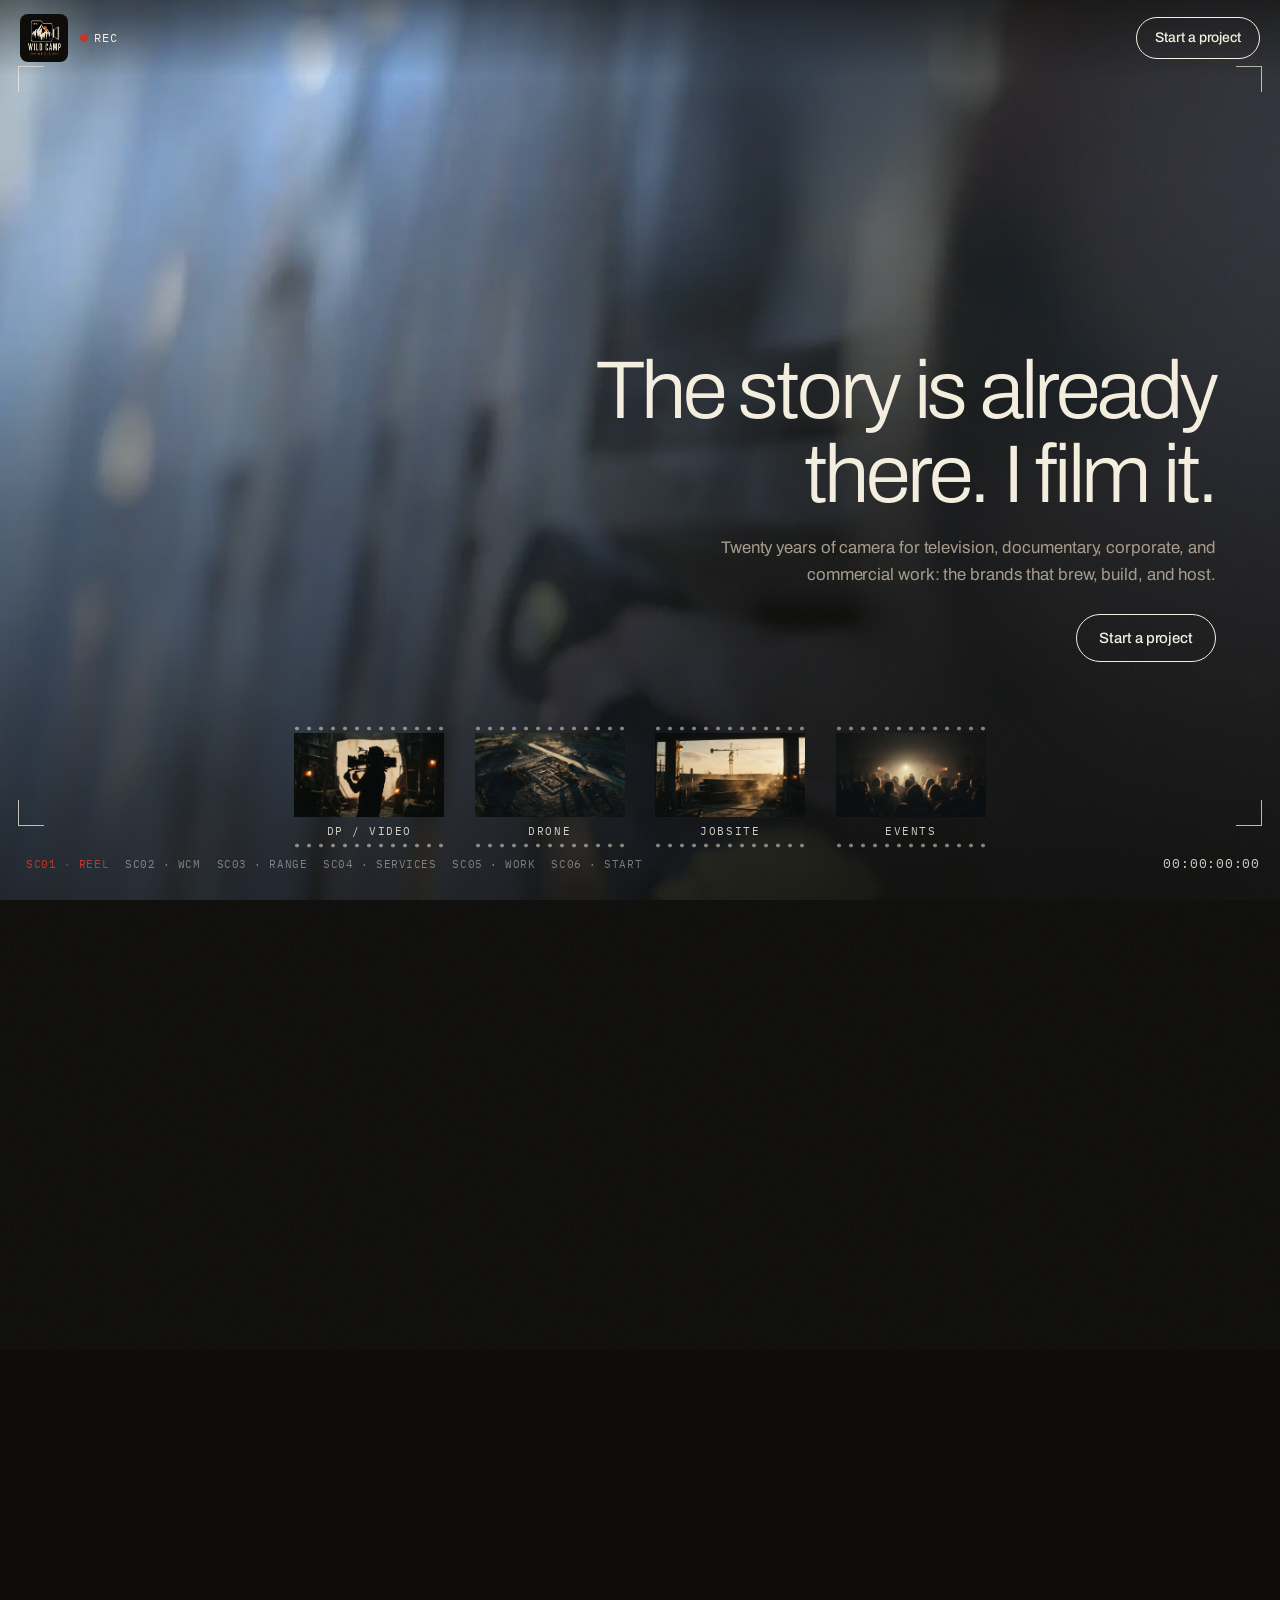
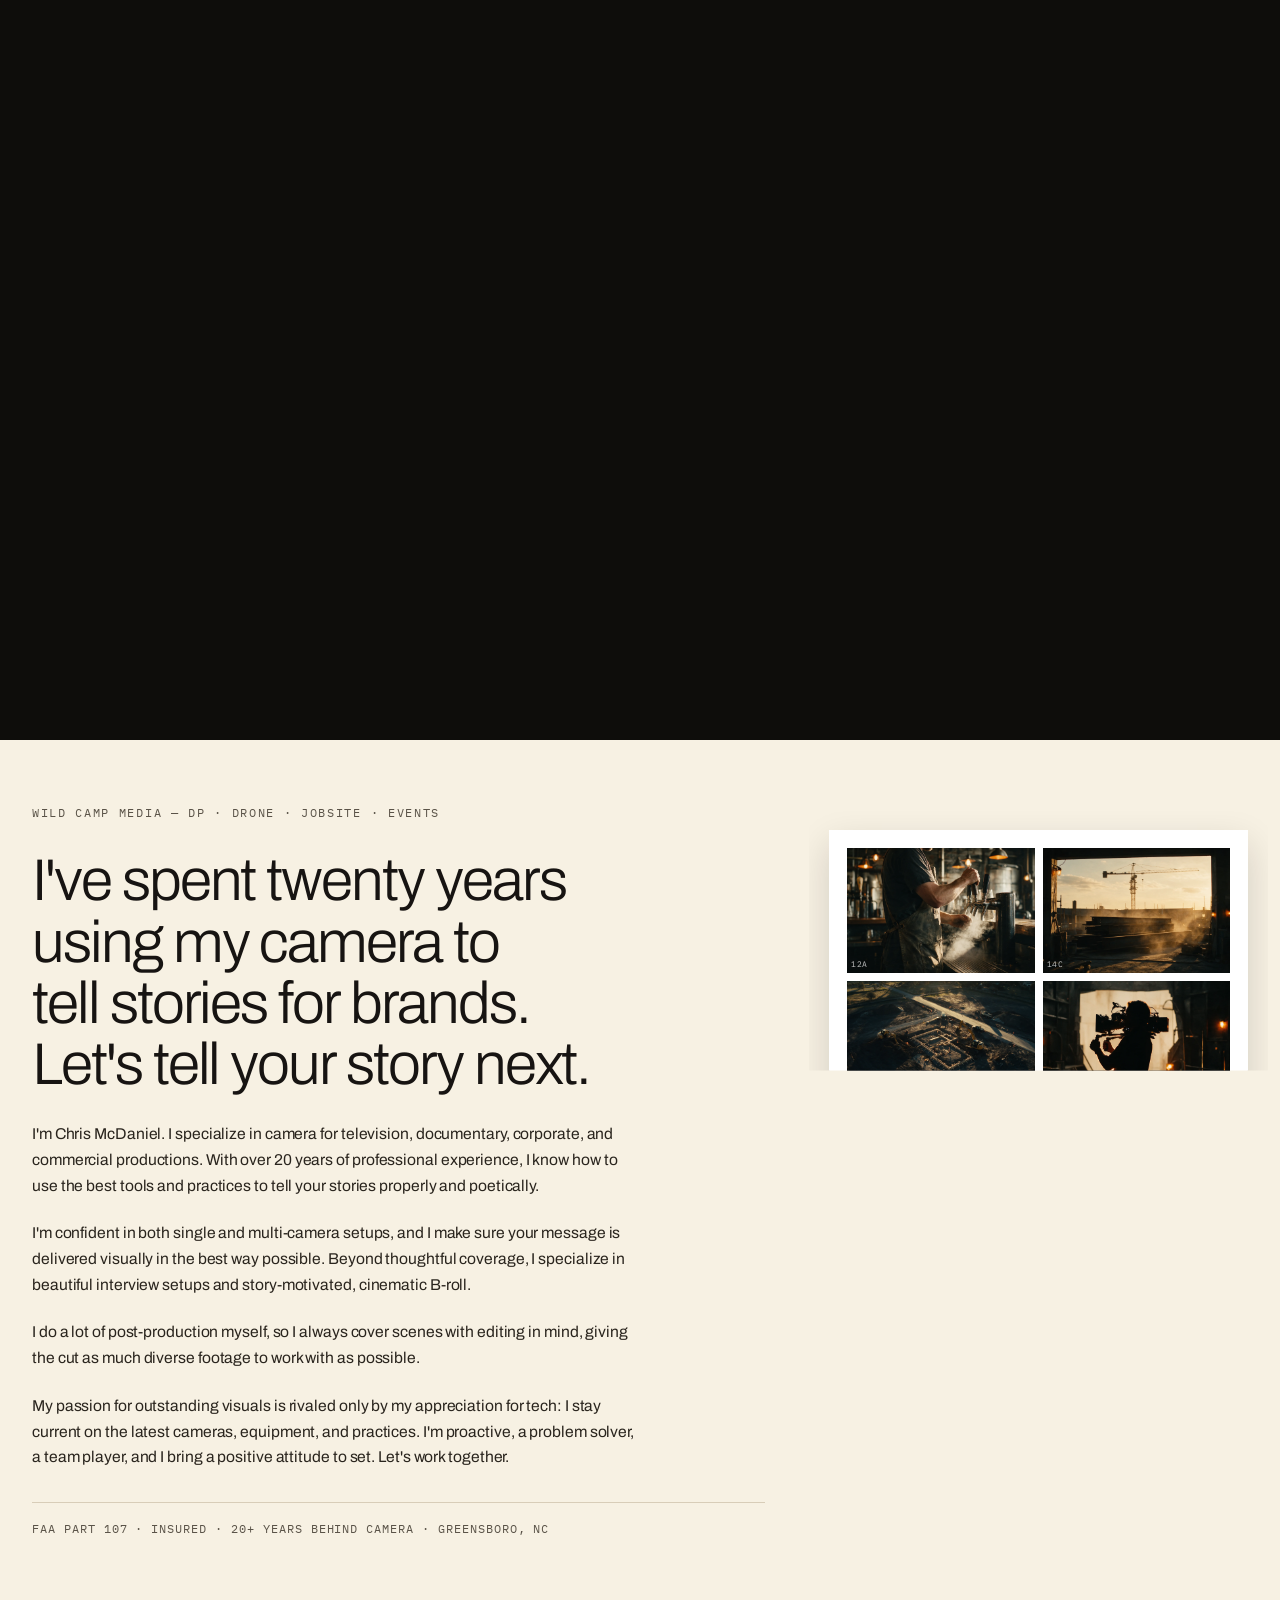
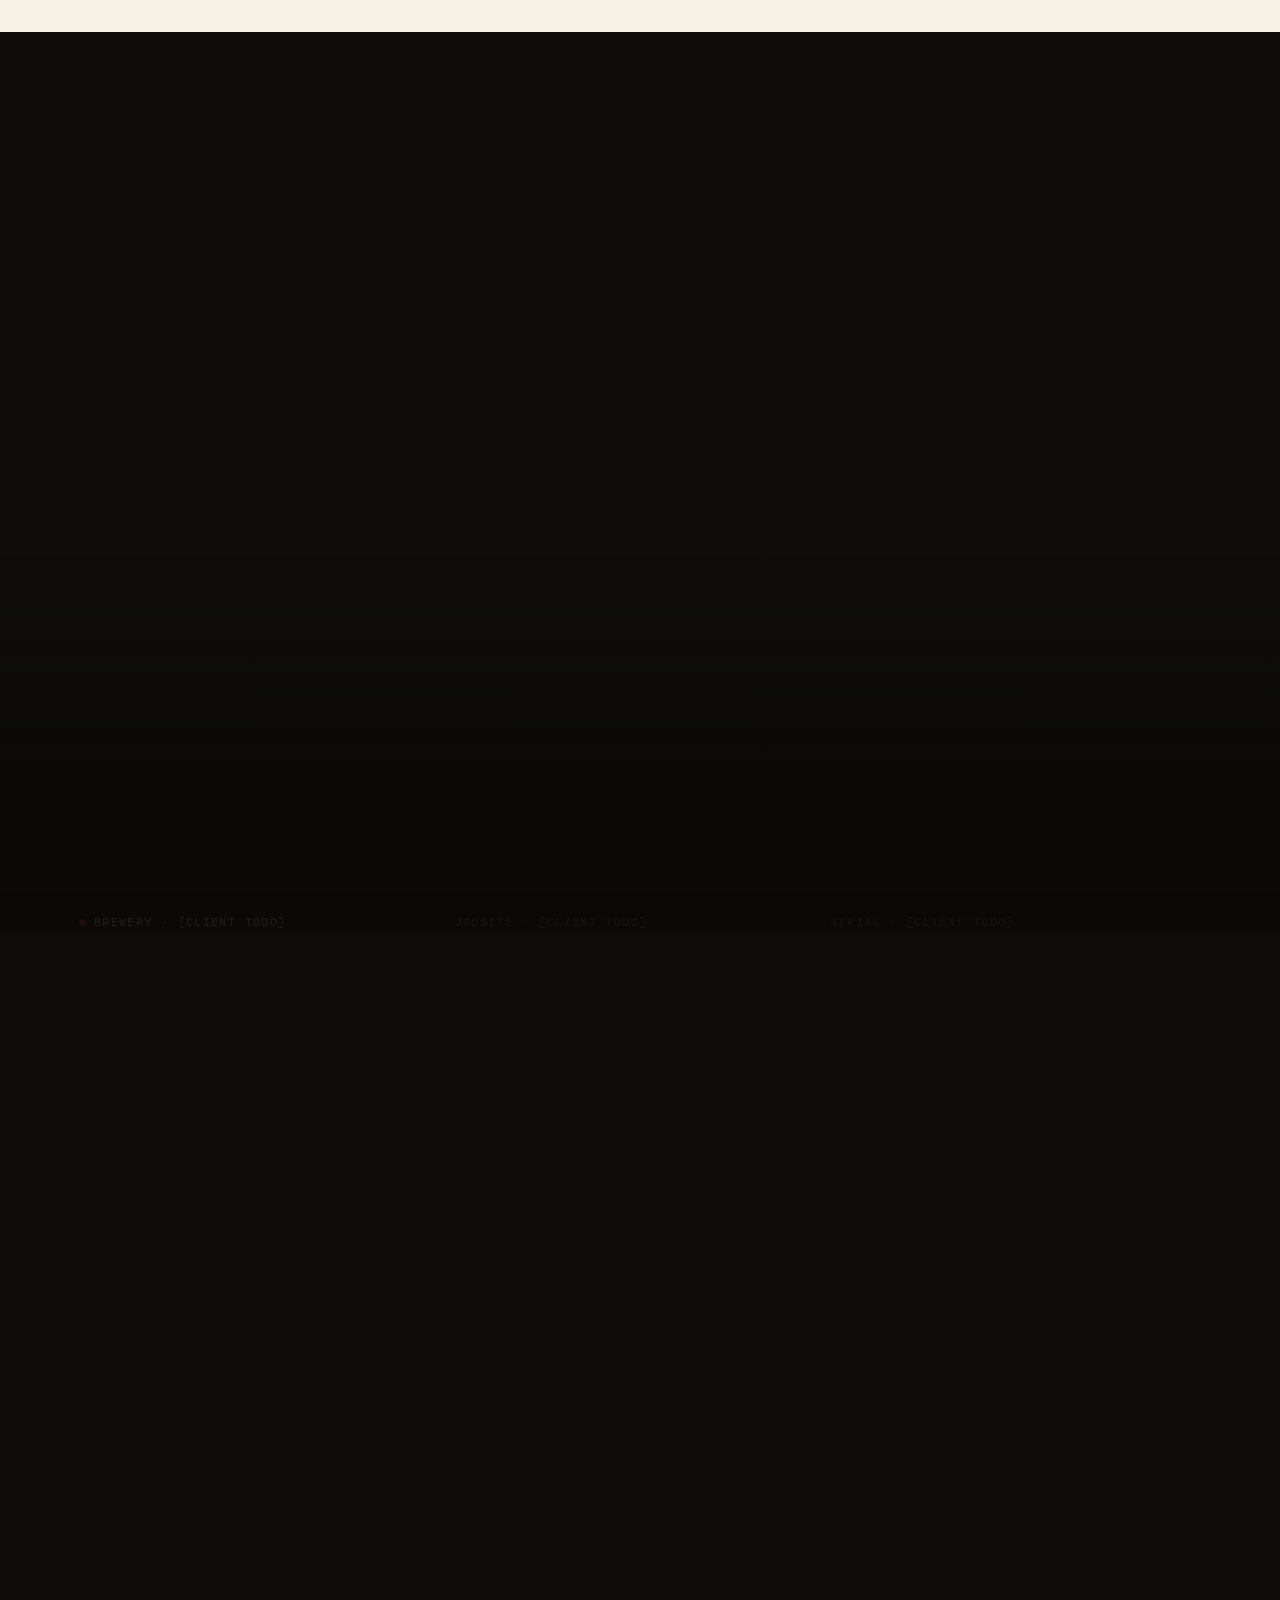
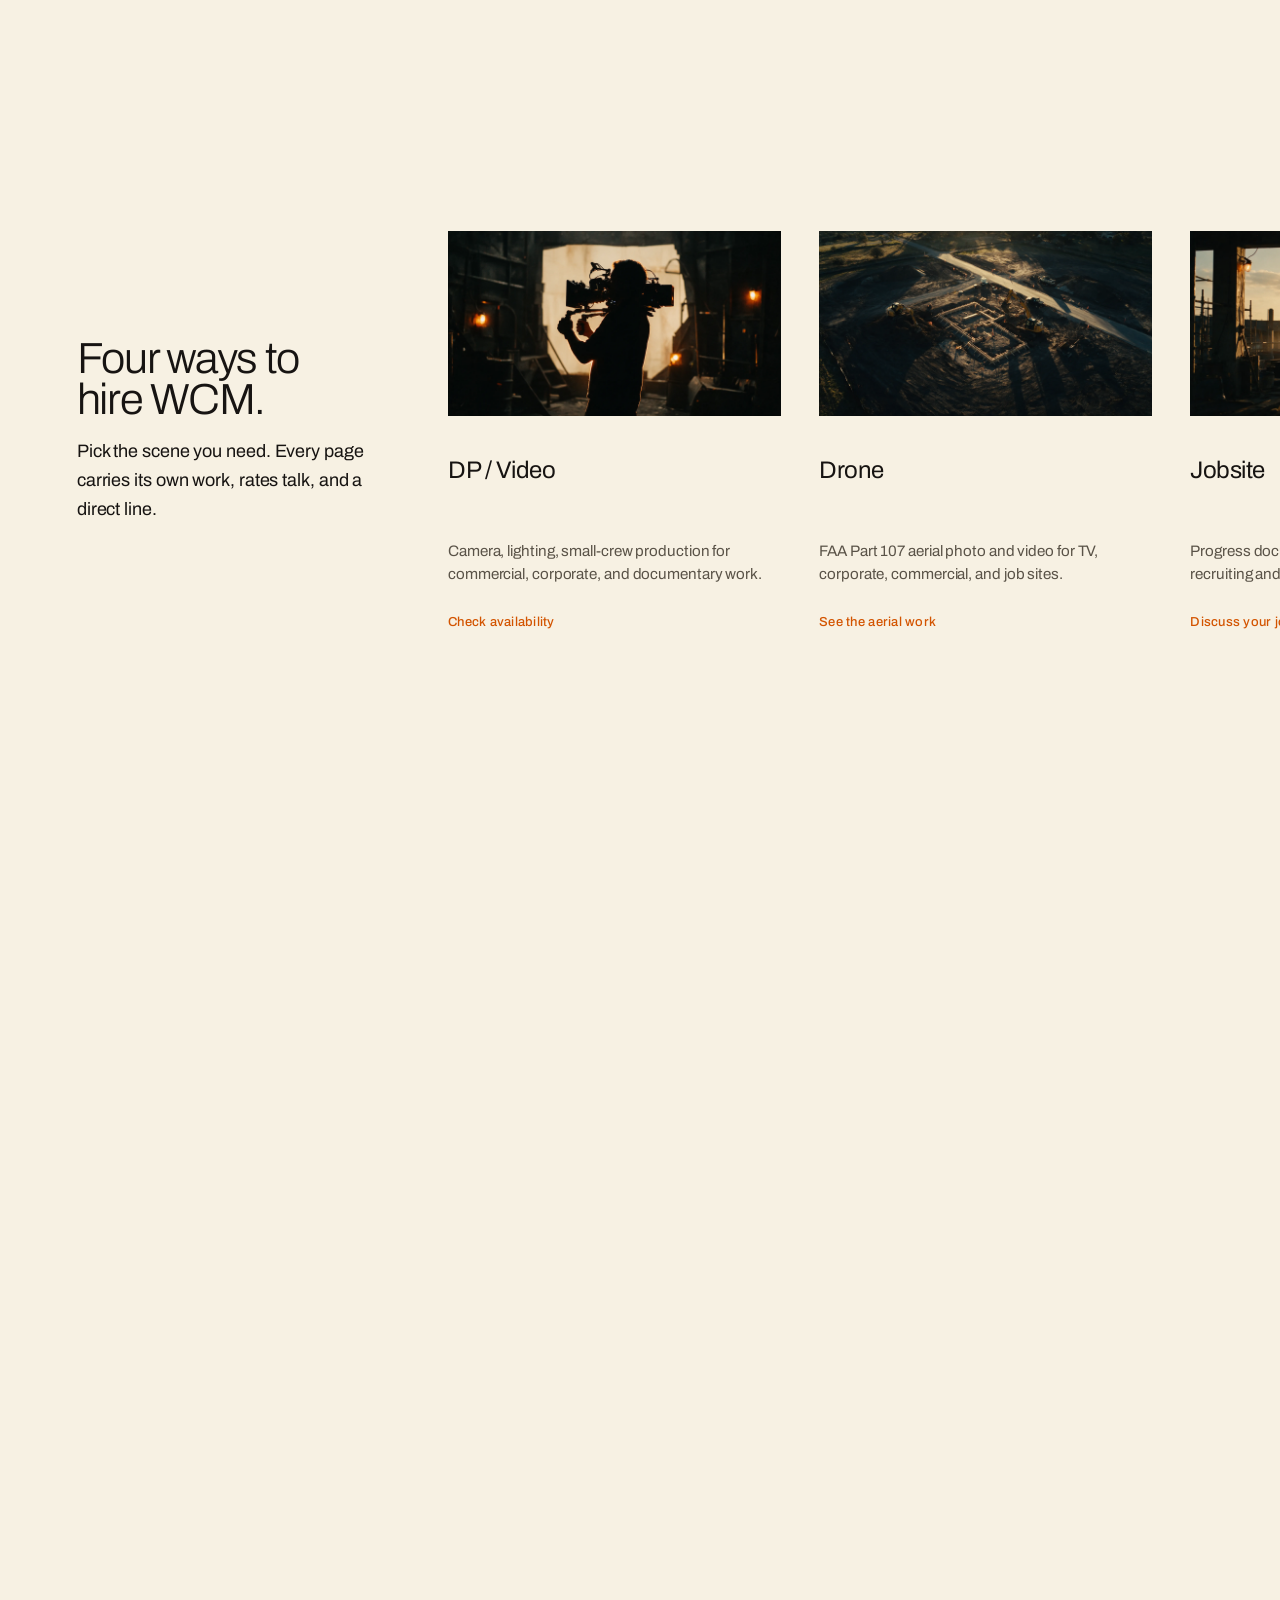
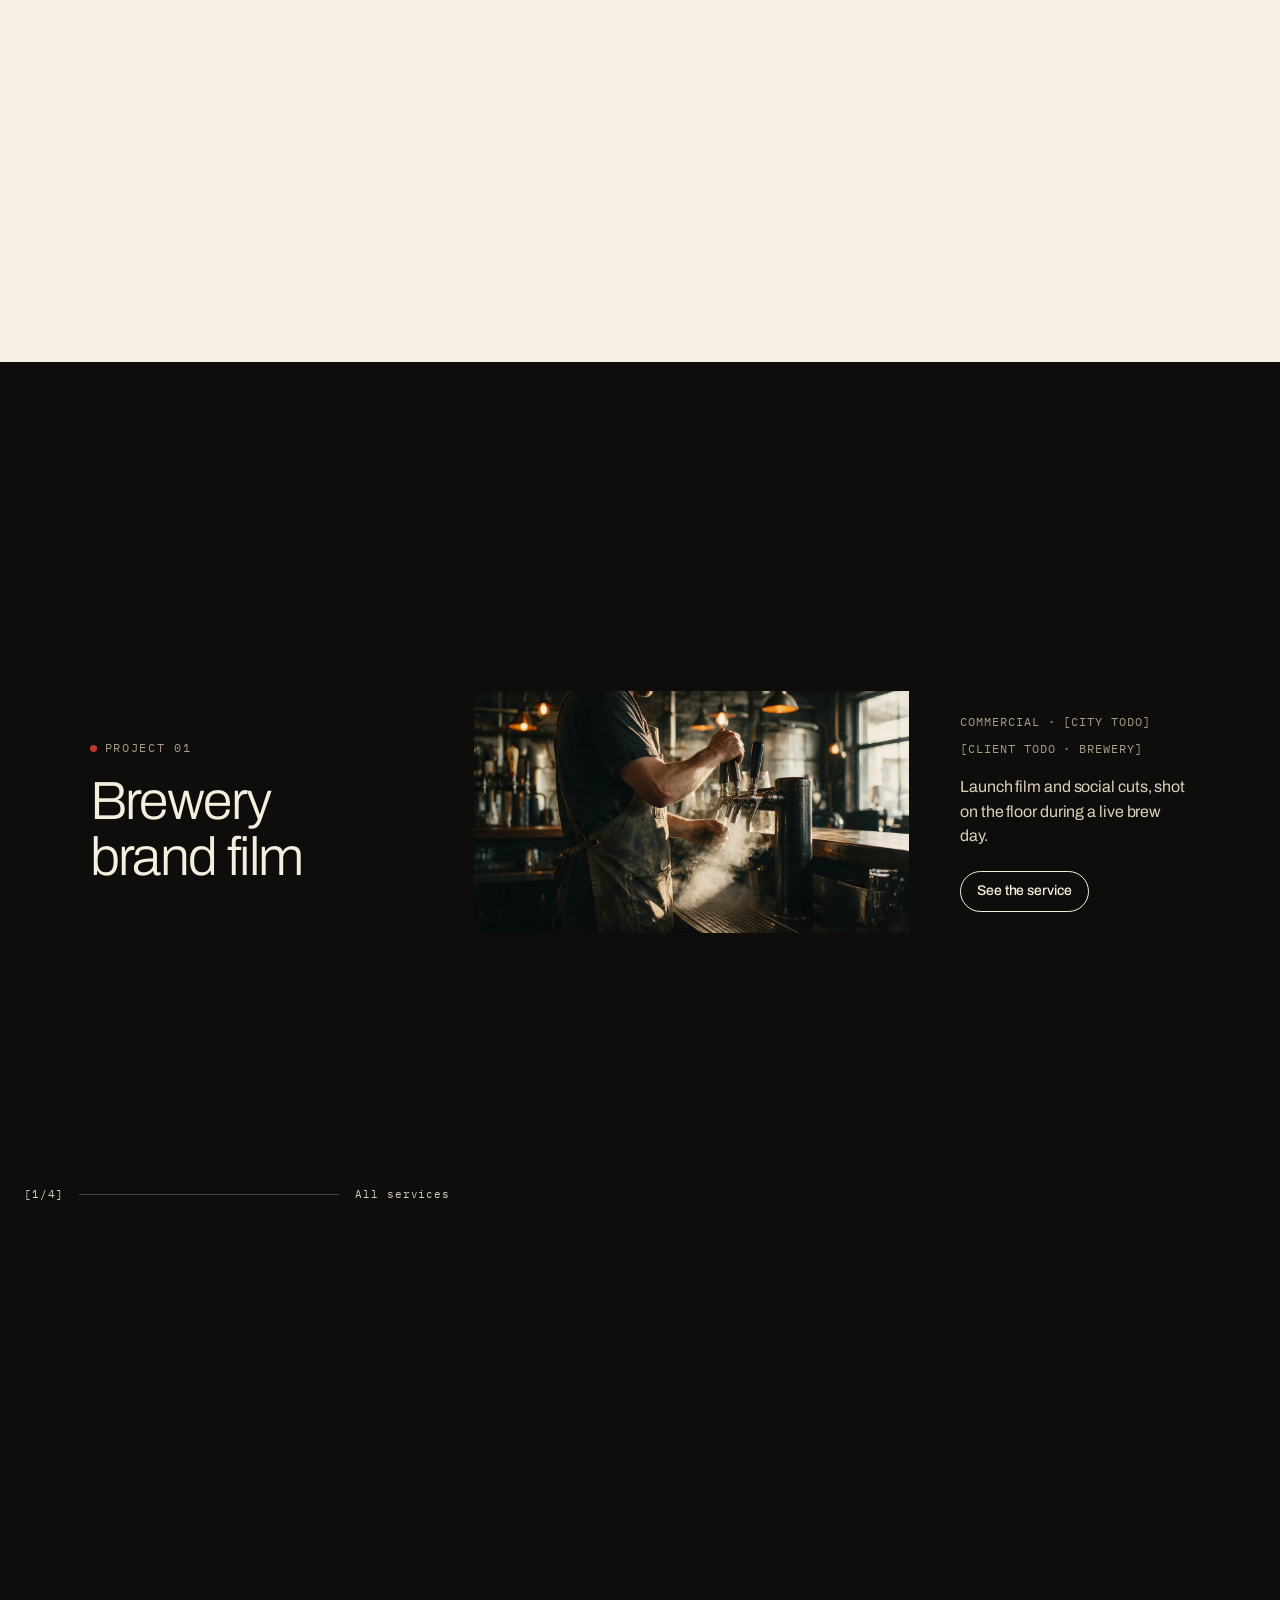
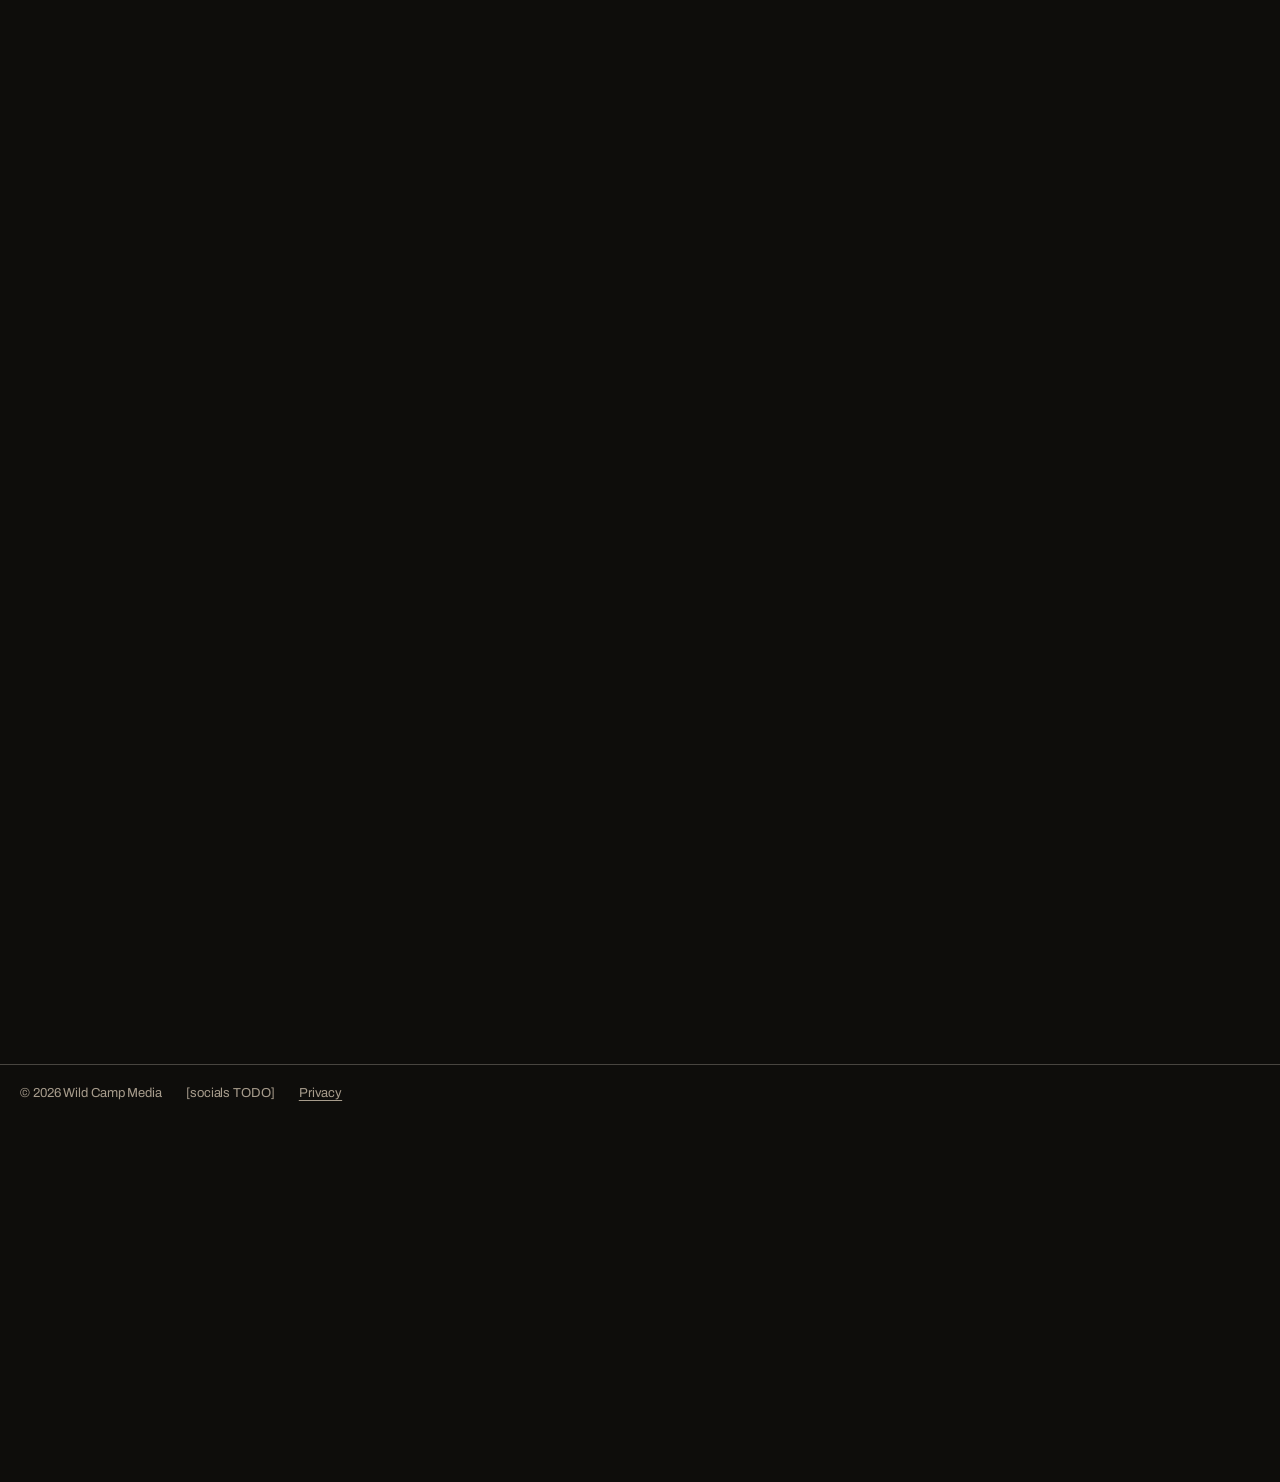
<file: site/index.html>
<!doctype html>
<html lang="en">
<head>
<meta charset="utf-8">
<meta name="viewport" content="width=device-width, initial-scale=1, viewport-fit=cover">
<title>Wild Camp Media · The story is already there. I film it.</title>
<meta name="description" content="Wild Camp Media: DP and videography, drone photo and video, jobsite documentation, and events. Based in Greensboro, NC. FAA Part 107 certified.">
<meta property="og:title" content="Wild Camp Media · The story is already there. I film it.">
<meta property="og:description" content="DP and videography, drone, jobsite video, and events. FAA Part 107 certified.">
<meta property="og:type" content="website">
<meta property="og:image" content="assets/img/PLACEHOLDER-hero-poster.webp">
<link rel="icon" href="data:image/svg+xml,<svg xmlns='http://www.w3.org/2000/svg' viewBox='0 0 32 32'><rect width='32' height='32' rx='6' fill='%230E0D0B'/><circle cx='9' cy='9' r='3' fill='%23C0392B'/></svg>">
<link rel="preconnect" href="https://fonts.googleapis.com">
<link rel="preconnect" href="https://fonts.gstatic.com" crossorigin>
<link href="https://fonts.googleapis.com/css2?family=Archivo:wght@300;400;500&family=IBM+Plex+Mono:wght@400;500&display=swap" rel="stylesheet">
<link rel="stylesheet" href="scrollcraft.css">
<link rel="stylesheet" href="css/site.css">
<link rel="stylesheet" href="css/contact.css">
</head>
<body>

<span data-sc-progress></span>
<div class="sc-grain" aria-hidden="true"></div>

<!-- ===== Signature move: the viewfinder HUD ===== -->
<div class="vf" aria-hidden="true">
  <div class="vf__corner vf__corner--tl" data-vf-corner></div>
  <div class="vf__corner vf__corner--tr" data-vf-corner></div>
  <div class="vf__corner vf__corner--bl" data-vf-corner></div>
  <div class="vf__corner vf__corner--br" data-vf-corner></div>
</div>
<header class="bar">
  <a class="bar__home" href="#top">
    <img class="bar__logo" src="assets/img/logo.webp" alt="Wild Camp Media" width="40" height="40">
    <span class="bar__rec"><i class="bar__rec-dot"></i>REC</span>
  </a>
  <a class="bar__cta" href="#start" data-wcm-contact>Start a project</a>
</header>
<div class="vf__tc" aria-hidden="true"><span data-vf-tc>00:00:00:00</span></div>
<nav class="vf__slate" aria-label="Scenes">
  <button class="vf__slate-btn" data-vf-slate="scene-1">SC01 · REEL</button>
  <button class="vf__slate-btn" data-vf-slate="scene-2">SC02 · WCM</button>
  <button class="vf__slate-btn" data-vf-slate="scene-3">SC03 · RANGE</button>
  <button class="vf__slate-btn" data-vf-slate="scene-4">SC04 · SERVICES</button>
  <button class="vf__slate-btn" data-vf-slate="scene-5">SC05 · WORK</button>
  <button class="vf__slate-btn" data-vf-slate="scene-6">SC06 · START</button>
</nav>

<main id="top">

  <!-- 1 · OPEN "this is cinema" · scrub · black -->
  <section id="scene-1" class="ground-dark scene-hero" data-scene="SC01 · REEL — 4K · 24FPS"
           data-sc-act="scrub" data-sc-span="2.6" data-sc-dwell="0.34">
    <div data-sc-stage>
      <img class="sc-stage__poster" src="assets/img/REEL-hero-poster.webp" alt="">
      <video class="hero-loop" autoplay loop muted playsinline preload="none" aria-hidden="true">
        <source type="video/mp4">
      </video>
      <script>
        /* source chosen HERE and only here, adjacent to the element: the browser
           never starts a fetch on the wrong file. no-JS falls back to the poster. */
        (function () {
          var v = document.querySelector('.hero-loop');
          var src = v && v.querySelector('source');
          if (!src) return;
          var conn = navigator.connection || {};
          var mobile = matchMedia('(max-width: 860px)').matches || conn.saveData;
          src.src = mobile ? 'assets/video/REEL-hero-30-m.mp4' : 'assets/video/REEL-hero-30.mp4';
          v.load();
        })();
      </script>
      <div class="sc-scrim sc-scrim--band" aria-hidden="true"></div>
      <div class="sc-copy sc-copy--trail hero-copy" data-sc-cue="0 1 0 0.03">
        <h1 class="sc-display sc-display--xl" data-sc-kinetic="lines">The story is already there. I film it.</h1>
        <p class="hero-sub">Twenty years of camera for television, documentary, corporate, and commercial work: the brands that brew, build, and host.</p>
        <a class="hero-cta" href="#start" data-wcm-contact>Start a project</a>
      </div>
      <nav class="filmstrip" aria-label="Services">
        <a class="filmstrip__item" href="dp-videographer.html">
          <img src="assets/img/PLACEHOLDER-service-dp.webp" alt="" width="2736" height="1520" loading="lazy">
          <span>DP / VIDEO</span>
        </a>
        <a class="filmstrip__item" href="drone.html">
          <img src="assets/img/PLACEHOLDER-montage-drone.webp" alt="" width="2736" height="1520" loading="lazy">
          <span>DRONE</span>
        </a>
        <a class="filmstrip__item" href="jobsite.html">
          <img src="assets/img/PLACEHOLDER-montage-jobsite.webp" alt="" width="2736" height="1520" loading="lazy">
          <span>JOBSITE</span>
        </a>
        <a class="filmstrip__item" href="events.html">
          <img src="assets/img/PLACEHOLDER-service-events.webp" alt="" width="2736" height="1520" loading="lazy">
          <span>EVENTS</span>
        </a>
      </nav>
    </div>
  </section>

  <!-- 2 · INTRO "he's serious" · flow · CREAM (hard cut) · text left, film strip right -->
  <section id="scene-2" class="ground-cream sc-section s2" data-scene="SC02 · WCM — 20 YEARS"
           data-sc-act="flow">
    <div class="sc-wrap s2__cols">
      <div class="s2__text">
        <p class="s2__eyebrow">WILD CAMP MEDIA — DP · DRONE · JOBSITE · EVENTS</p>
        <h2 class="sc-display s2__title" data-sc-in>I've spent twenty years using my camera to tell stories for brands. Let's tell your story next.</h2>
        <div class="s2__lede" data-sc-stagger="110">
          <p data-sc-in>I'm Chris McDaniel. I specialize in camera for television, documentary, corporate, and commercial productions. With over 20 years of professional experience, I know how to use the best tools and practices to tell your stories properly and poetically.</p>
          <p data-sc-in>I'm confident in both single and multi-camera setups, and I make sure your message is delivered visually in the best way possible. Beyond thoughtful coverage, I specialize in beautiful interview setups and story-motivated, cinematic B-roll.</p>
          <p data-sc-in>I do a lot of post-production myself, so I always cover scenes with editing in mind, giving the cut as much diverse footage to work with as possible.</p>
          <p data-sc-in>My passion for outstanding visuals is rivaled only by my appreciation for tech: I stay current on the latest cameras, equipment, and practices. I'm proactive, a problem solver, a team player, and I bring a positive attitude to set. Let's work together.</p>
        </div>
        <p class="s2__trust" data-sc-in>FAA PART 107 · INSURED · 20+ YEARS BEHIND CAMERA · GREENSBORO, NC</p>
      </div>
      <div class="sheetwrap">
        <div class="sheet" id="sheet">
          <div class="frame"><img src="assets/img/PLACEHOLDER-montage-brewery.webp" style="object-position: 20% 30%" alt="Brewery still from a brand film." loading="lazy"><span class="fn">12A</span></div>
          <div class="frame keep"><img src="assets/img/PLACEHOLDER-montage-jobsite.webp" style="object-position: 60% 40%" alt="Construction site at golden hour." loading="lazy"><span class="fn">14C</span><p class="keepflag">KEEP · [PROJECT TODO]</p></div>
          <div class="frame"><img src="assets/img/PLACEHOLDER-montage-drone.webp" style="object-position: 40% 60%" alt="Aerial view of a project site." loading="lazy"><span class="fn">15A</span></div>
          <div class="frame"><img src="assets/img/PLACEHOLDER-service-dp.webp" style="object-position: 70% 30%" alt="Cinematographer under hard rim light." loading="lazy"><span class="fn">21B</span></div>
          <div class="frame"><img src="assets/img/PLACEHOLDER-service-events.webp" style="object-position: 30% 50%" alt="Backlit crowd at a screening night." loading="lazy"><span class="fn">22D</span></div>
          <div class="frame"><img src="assets/img/PLACEHOLDER-montage-brewery.webp" style="object-position: 80% 70%" alt="Brewery interior detail." loading="lazy"><span class="fn">27A</span></div>
          <div class="frame"><img src="assets/img/PLACEHOLDER-montage-jobsite.webp" style="object-position: 20% 60%" alt="Steel frame against the sky." loading="lazy"><span class="fn">28B</span></div>
          <div class="frame"><img src="assets/img/PLACEHOLDER-proof-1.webp" style="object-position: 50% 40%" alt="Camera rig on a workbench." loading="lazy"><span class="fn">33A</span></div>
          <div class="frame"><img src="assets/img/PLACEHOLDER-service-realestate.webp" style="object-position: 45% 55%" alt="Warm interior of a rental home in morning light." loading="lazy"><span class="fn">35B</span></div>
          <div class="frame"><img src="assets/img/PLACEHOLDER-proof-2.webp" style="object-position: 45% 45%" alt="Drone controller in a hi-vis operator's hands." loading="lazy"><span class="fn">36B</span></div>
        </div>
      </div>
    </div>
  </section>

  <!-- 3 · RANGE REVEAL · PEAK · pin + developing triptych · black -->
  <section id="scene-3" class="ground-dark" data-scene="SC03 · RANGE — TRIPTYCH"
           data-sc-act="pin" data-sc-span="3.5">
    <div data-sc-stage class="triptych">
      <figure class="tri">
        <div class="tri__img"><img src="assets/img/PLACEHOLDER-montage-brewery.webp" width="2736" height="1520" alt="Brewer pulling a tap handle, steam rising, documentary framing."><i class="tri__veil"></i></div>
        <figcaption class="tri__cap">BREWERY · [CLIENT TODO]</figcaption>
      </figure>
      <figure class="tri">
        <div class="tri__img"><img src="assets/img/PLACEHOLDER-montage-jobsite.webp" width="2736" height="1520" alt="Construction site at golden hour, tower crane and steel beams."><i class="tri__veil"></i></div>
        <figcaption class="tri__cap">JOBSITE · [CLIENT TODO]</figcaption>
      </figure>
      <figure class="tri">
        <div class="tri__img"><img src="assets/img/PLACEHOLDER-montage-drone.webp" width="2736" height="1520" alt="Aerial drone view of a building site, long shadows."><i class="tri__veil"></i></div>
        <figcaption class="tri__cap">AERIAL · [CLIENT TODO]</figcaption>
      </figure>
      <div class="sc-scrim sc-scrim--band triband" aria-hidden="true"></div>
      <div class="sc-copy sc-copy--trail tri-copy">
        <h2 class="sc-display sc-display--lg" data-sc-cue="0.8" data-sc-kinetic="lines">One camera. All of it.</h2>
        <p class="cut-sub" data-sc-cue="0.7 0.98">Same shooter on the brewery floor, the job site, and the drone controls.</p>
      </div>
    </div>
  </section>

  <!-- 4 · SERVICES "one of us" · pan rail · CREAM (hard cut) -->
  <section id="scene-4" class="ground-cream" data-scene="SC04 · SERVICES — INDEX"
           data-sc-act="pan" data-sc-span="2.2">
    <div data-sc-stage>
      <div class="rail" data-sc-pan="0.06">
        <div class="rail__lead sc-stack">
          <h2 class="sc-display sc-display--md">Four ways to hire WCM.</h2>
          <p class="sc-body">Pick the scene you need. Every page carries its own work, rates talk, and a direct line.</p>
        </div>
        <a class="svc" href="dp-videographer.html">
          <div class="svc__img" data-sc-tilt="6"><img src="assets/img/PLACEHOLDER-service-dp.webp" width="2736" height="1520" alt="Cinematographer operating a camera, hard rim light."></div>
          <h3>DP / Video</h3>
          <p class="svc__fact">Camera, lighting, small-crew production for commercial, corporate, and documentary work.</p>
          <span class="svc__link">Check availability</span>
        </a>
        <a class="svc" href="drone.html">
          <div class="svc__img" data-sc-tilt="6"><img src="assets/img/PLACEHOLDER-montage-drone.webp" width="2736" height="1520" alt="Aerial view of a project site at golden hour."></div>
          <h3>Drone</h3>
          <p class="svc__fact">FAA Part 107 aerial photo and video for TV, corporate, commercial, and job sites.</p>
          <span class="svc__link">See the aerial work</span>
        </a>
        <a class="svc" href="jobsite.html">
          <div class="svc__img" data-sc-tilt="6"><img src="assets/img/PLACEHOLDER-montage-jobsite.webp" width="2736" height="1520" alt="Tower crane over a steel frame at golden hour."></div>
          <h3>Jobsite</h3>
          <p class="svc__fact">Progress documentation, project recaps, recruiting and culture films for builders.</p>
          <span class="svc__link">Discuss your jobsite</span>
        </a>
        <a class="svc" href="events.html">
          <div class="svc__img" data-sc-tilt="6"><img src="assets/img/PLACEHOLDER-service-events.webp" width="2736" height="1520" alt="Backlit crowd at a film screening."></div>
          <h3>Events</h3>
          <p class="svc__fact">Workshops, listening club nights, and screenings hosted by WCM. RSVP or buy tickets.</p>
          <span class="svc__link">See what's on</span>
        </a>
      </div>
    </div>
  </section>

  <!-- 5 · SELECTED WORK · pinned horizontal pan · black (Creative Giants projects-scroll pattern) -->
  <section id="scene-5" class="ground-dark" data-scene="SC05 · WORK — SELECTED"
           data-sc-act="pan" data-sc-span="3.4">
    <div data-sc-stage class="projstage">
      <div class="projrail" data-sc-pan="0">
        <article class="proj">
          <div class="proj__col proj__col--title">
            <p class="proj__num">PROJECT 01</p>
            <h3 class="proj__title">Brewery brand film</h3>
          </div>
          <div class="proj__col proj__col--img">
            <img src="assets/img/PLACEHOLDER-montage-brewery.webp" width="2736" height="1520" alt="Brewer pulling a tap handle, steam rising, documentary framing.">
          </div>
          <div class="proj__col proj__col--meta">
            <p class="proj__meta">COMMERCIAL · [CITY TODO]</p>
            <p class="proj__meta">[CLIENT TODO · BREWERY]</p>
            <p class="proj__desc">Launch film and social cuts, shot on the floor during a live brew day.</p>
            <a class="proj__link" href="dp-videographer.html">See the service</a>
          </div>
        </article>
        <article class="proj">
          <div class="proj__col proj__col--title">
            <p class="proj__num">PROJECT 02</p>
            <h3 class="proj__title">Jobsite recap series</h3>
          </div>
          <div class="proj__col proj__col--img">
            <img src="assets/img/PLACEHOLDER-montage-jobsite.webp" width="2736" height="1520" alt="Construction site at golden hour, tower crane and steel beams.">
          </div>
          <div class="proj__col proj__col--meta">
            <p class="proj__meta">CONSTRUCTION · [CITY TODO]</p>
            <p class="proj__meta">[CLIENT TODO · GENERAL CONTRACTOR]</p>
            <p class="proj__desc">Groundbreaking to handover, cut as a monthly progress series.</p>
            <a class="proj__link" href="jobsite.html">See the service</a>
          </div>
        </article>
        <article class="proj">
          <div class="proj__col proj__col--title">
            <p class="proj__num">PROJECT 03</p>
            <h3 class="proj__title">Aerial site survey</h3>
          </div>
          <div class="proj__col proj__col--img">
            <img src="assets/img/PLACEHOLDER-montage-drone.webp" width="2736" height="1520" alt="Aerial drone view of a building site, long shadows.">
          </div>
          <div class="proj__col proj__col--meta">
            <p class="proj__meta">DRONE · GREENSBORO, NC</p>
            <p class="proj__meta">[CLIENT TODO · DEVELOPER]</p>
            <p class="proj__desc">Part 107 aerial documentation of the site from grading to frame-up.</p>
            <a class="proj__link" href="drone.html">See the service</a>
          </div>
        </article>
        <article class="proj proj--yours">
          <div class="proj__col proj__col--title">
            <p class="proj__num">PROJECT 04</p>
            <h3 class="proj__title">Next one's yours.</h3>
          </div>
          <div class="proj__col proj__col--meta">
            <p class="proj__desc">Same shooter, your site, your story. Tell me what needs documenting.</p>
            <a class="proj__cta" href="#start" data-wcm-contact>Start a project</a>
          </div>
        </article>
      </div>
      <div class="projbar">
        <span class="projbar__count" data-vf-count>[1/4]</span>
        <span class="projbar__track"><span class="projbar__fill" data-vf-fill></span></span>
        <a class="projbar__all" href="#scene-4">All services</a>
      </div>
    </div>
  </section>

  <!-- 6 · CLOSE "let's talk" · pin · black · authored silence -->
  <section id="start" class="ground-dark" data-scene="SC06 · START — CONTACT"
           data-sc-act="pin" data-sc-span="1.4">
    <div data-sc-stage class="close">
      <div class="close__inner">
        <h2 class="sc-display sc-display--lg" data-sc-cue="0.06" data-sc-kinetic="lines">Got work that deserves a camera?</h2>
        <a class="cta" href="mailto:hello@wildcampmedia.com" data-wcm-contact data-sc-cue="0.1" data-sc-rise="0">Start a project</a>
        <p class="close__line" data-sc-cue="0.14">Or write directly: hello@wildcampmedia.com [TODO]</p>
      </div>
      <footer class="foot">
        <span>© 2026 Wild Camp Media</span>
        <span>[socials TODO]</span>
        <a href="privacy.html">Privacy</a>
      </footer>
    </div>
  </section>

</main>

<script src="scrollcraft.js"></script>
<script src="js/hud.js"></script>
<script>ScrollCraft.mount(document.body); WCMHud.init();</script>
<dialog class="slate-modal" id="wcm-contact" aria-labelledby="wcm-contact-title">
  <form class="slate-form" data-wcm-service="home" method="POST" action="mailto:hello@wildcampmedia.com">
    <button class="slate-modal__close" type="button" aria-label="Close">✕</button>
    <div class="slate-form__stripe" aria-hidden="true"></div>
    <p class="slate-form__title" id="wcm-contact-title">WILD CAMP MEDIA · START A PROJECT</p>
    <label class="slate-form__row"><span>NAME (SCENE)</span>
      <input type="text" name="name" required autofocus autocomplete="name"></label>
    <label class="slate-form__row"><span>EMAIL (CONTACT)</span>
      <input type="email" name="email" required autocomplete="email"></label>
    <label class="slate-form__row"><span>PROJECT (NOTES)</span>
      <textarea name="details" rows="4" placeholder="What needs a camera? Where, when, roughly how big"></textarea></label>
    <input type="hidden" name="service" value="home">
    <button class="slate-form__mark" type="submit">MARK IT</button>
    <p class="slate-form__note" data-wcm-note hidden>Opened your mail app — press send there.</p>
  </form>
</dialog>
<script type="module" src="js/contact-form.js"></script>
</body>
</html>
</file>
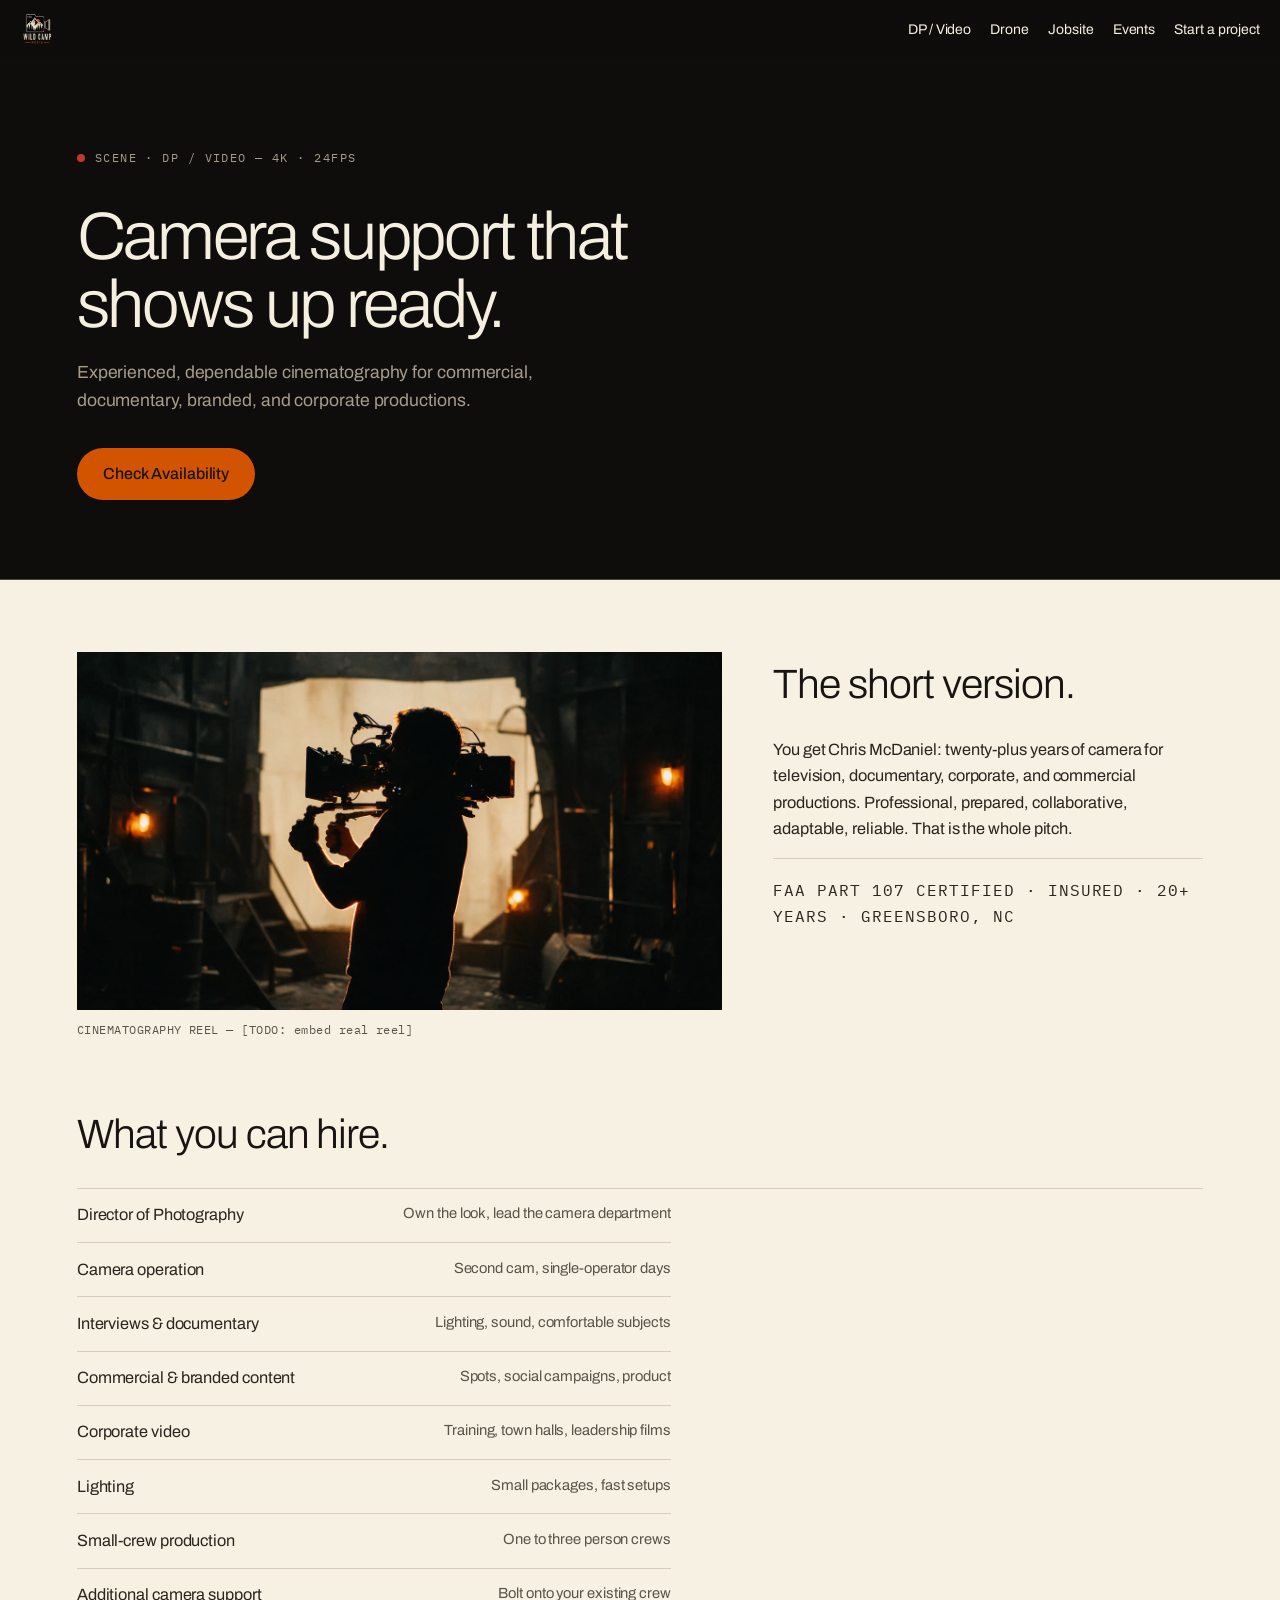
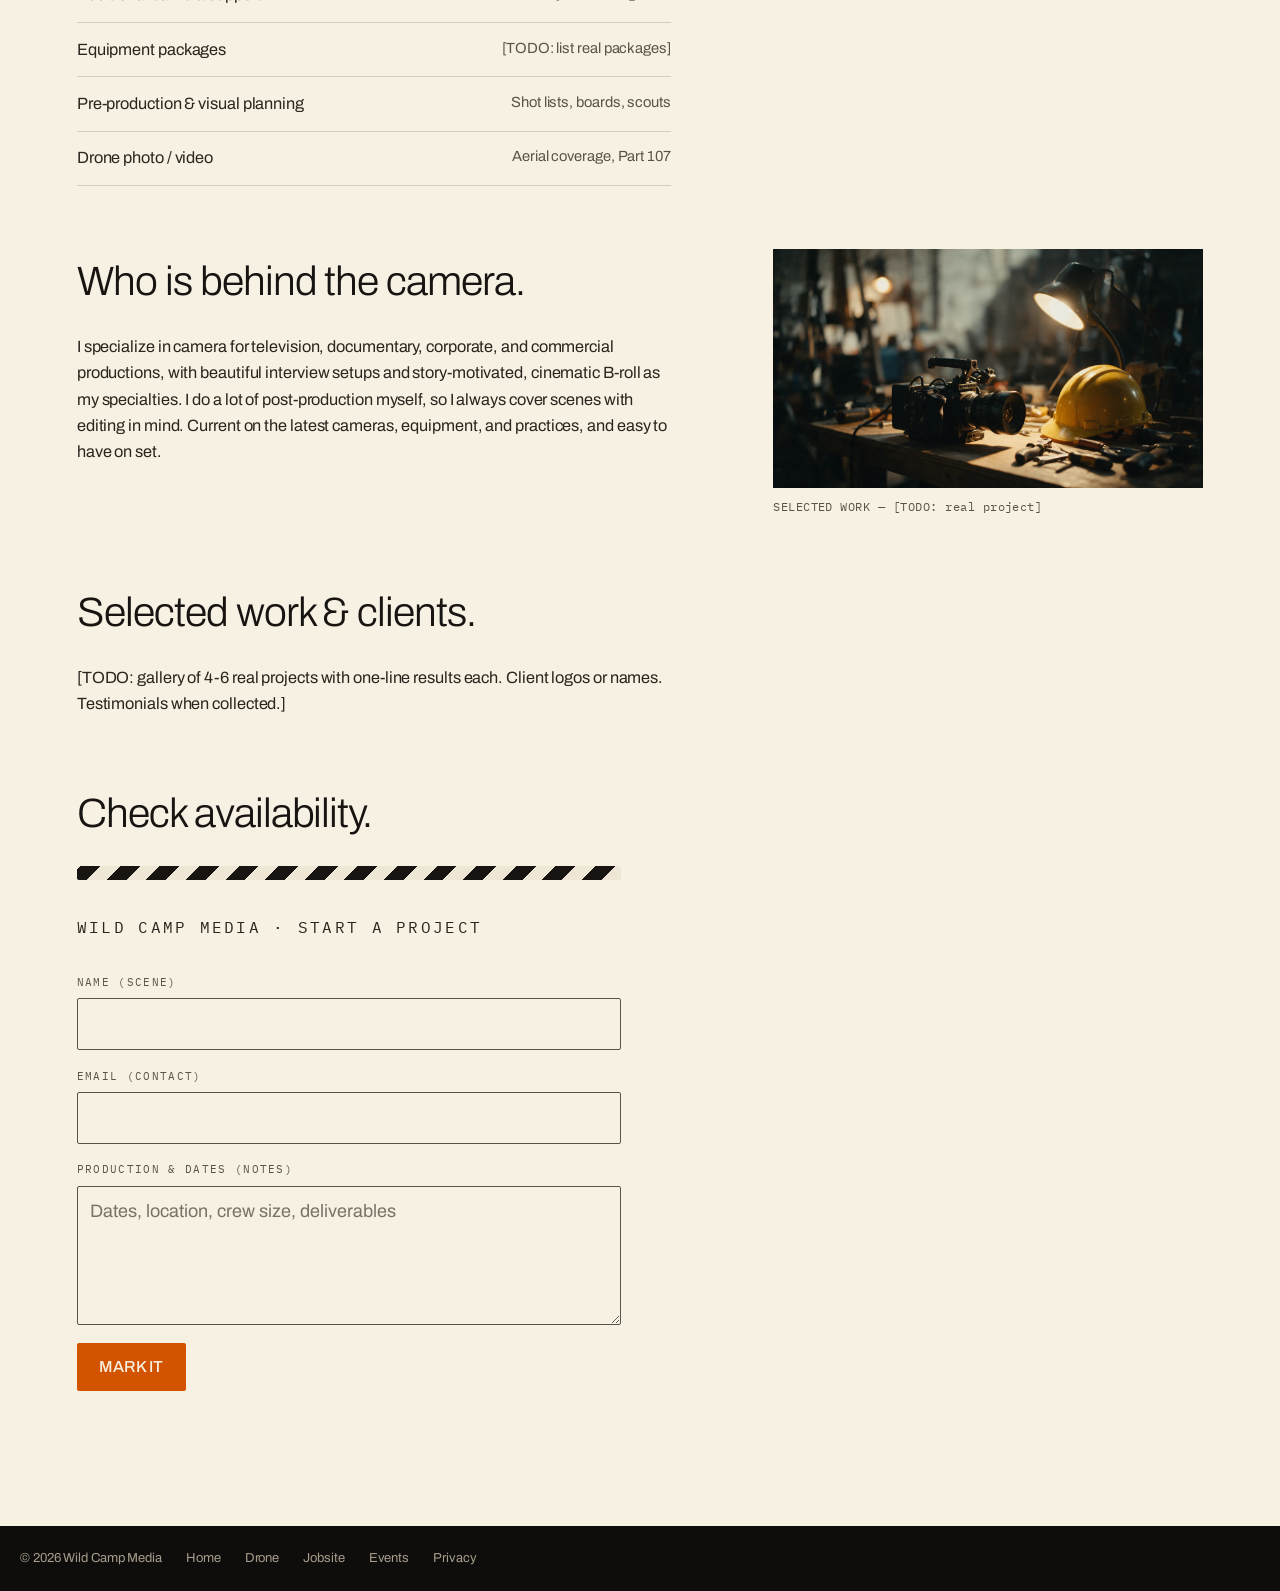
<file: site/dp-videographer.html>
<!doctype html>
<html lang="en">
<head>
<meta charset="utf-8">
<meta name="viewport" content="width=device-width, initial-scale=1, viewport-fit=cover">
<title>DP &amp; Videographer Services · Wild Camp Media</title>
<meta name="description" content="Experienced, dependable camera and cinematography support for commercial, documentary, branded, and corporate productions. FAA Part 107 certified.">
<link rel="icon" href="data:image/svg+xml,<svg xmlns='http://www.w3.org/2000/svg' viewBox='0 0 32 32'><rect width='32' height='32' rx='6' fill='%230E0D0B'/><circle cx='9' cy='9' r='3' fill='%23C0392B'/></svg>">
<link rel="preconnect" href="https://fonts.googleapis.com">
<link rel="preconnect" href="https://fonts.gstatic.com" crossorigin>
<link href="https://fonts.googleapis.com/css2?family=Archivo:wght@300;400;500&family=IBM+Plex+Mono:wght@400;500&display=swap" rel="stylesheet">
<link rel="stylesheet" href="scrollcraft.css">
<link rel="stylesheet" href="css/site.css">
<link rel="stylesheet" href="css/pages.css">
<link rel="stylesheet" href="css/contact.css">
</head>
<body class="p-page">

<nav class="p-nav">
  <a href="index.html"><img src="assets/img/logo.webp" alt="Wild Camp Media" width="34" height="34"></a>
  <ul>
    <li><a href="dp-videographer.html">DP / Video</a></li>
    <li><a href="drone.html">Drone</a></li>
    <li><a href="jobsite.html">Jobsite</a></li>
    <li><a href="events.html">Events</a></li>
    <li><a href="#contact">Start a project</a></li>
  </ul>
</nav>

<header class="p-hero">
  <p class="p-hero__slate">SCENE · DP / VIDEO — 4K · 24FPS</p>
  <h1>Camera support that shows up ready.</h1>
  <p class="p-hero__msg">Experienced, dependable cinematography for commercial, documentary, branded, and corporate productions.</p>
  <a class="p-cta" href="#contact">Check Availability</a>
</header>

<div class="p-body">

  <section class="p-media">
    <figure>
      <img src="assets/img/PLACEHOLDER-service-dp.webp" width="2736" height="1520" alt="Cinematographer operating a camera under hard rim light." loading="lazy">
      <figcaption>CINEMATOGRAPHY REEL — [TODO: embed real reel]</figcaption>
    </figure>
    <div>
      <h2>The short version.</h2>
      <p>You get Chris McDaniel: twenty-plus years of camera for television, documentary, corporate, and commercial productions. Professional, prepared, collaborative, adaptable, reliable. That is the whole pitch.</p>
      <p class="p-trust">FAA PART 107 CERTIFIED · INSURED · 20+ YEARS · GREENSBORO, NC</p>
    </div>
  </section>

  <section>
    <h2>What you can hire.</h2>
    <ul class="p-list">
      <li><span>Director of Photography</span><span>Own the look, lead the camera department</span></li>
      <li><span>Camera operation</span><span>Second cam, single-operator days</span></li>
      <li><span>Interviews &amp; documentary</span><span>Lighting, sound, comfortable subjects</span></li>
      <li><span>Commercial &amp; branded content</span><span>Spots, social campaigns, product</span></li>
      <li><span>Corporate video</span><span>Training, town halls, leadership films</span></li>
      <li><span>Lighting</span><span>Small packages, fast setups</span></li>
      <li><span>Small-crew production</span><span>One to three person crews</span></li>
      <li><span>Additional camera support</span><span>Bolt onto your existing crew</span></li>
      <li><span>Equipment packages</span><span>[TODO: list real packages]</span></li>
      <li><span>Pre-production &amp; visual planning</span><span>Shot lists, boards, scouts</span></li>
      <li><span>Drone photo / video</span><span>Aerial coverage, Part 107</span></li>
    </ul>
  </section>

  <section class="p-media">
    <div>
      <h2>Who is behind the camera.</h2>
      <p>I specialize in camera for television, documentary, corporate, and commercial productions, with beautiful interview setups and story-motivated, cinematic B-roll as my specialties. I do a lot of post-production myself, so I always cover scenes with editing in mind. Current on the latest cameras, equipment, and practices, and easy to have on set.</p>
    </div>
    <figure>
      <img src="assets/img/PLACEHOLDER-proof-1.webp" width="2736" height="1520" alt="Camera rig on a workbench before a shoot day." loading="lazy">
      <figcaption>SELECTED WORK — [TODO: real project]</figcaption>
    </figure>
  </section>

  <section>
    <h2>Selected work &amp; clients.</h2>
    <p>[TODO: gallery of 4-6 real projects with one-line results each. Client logos or names. Testimonials when collected.]</p>
  </section>

  <section id="contact">
    <h2>Check availability.</h2>
    <form class="slate-form" data-wcm-service="dp" method="POST" action="mailto:hello@wildcampmedia.com">
      <div class="slate-form__stripe" aria-hidden="true"></div>
      <p class="slate-form__title">WILD CAMP MEDIA · START A PROJECT</p>
      <label class="slate-form__row"><span>NAME (SCENE)</span>
        <input type="text" name="name" required autocomplete="name"></label>
      <label class="slate-form__row"><span>EMAIL (CONTACT)</span>
        <input type="email" name="email" required autocomplete="email"></label>
      <label class="slate-form__row"><span>PRODUCTION &amp; DATES (NOTES)</span>
        <textarea name="details" rows="4" placeholder="Dates, location, crew size, deliverables"></textarea></label>
      <input type="hidden" name="service" value="dp">
      <button class="slate-form__mark" type="submit">MARK IT</button>
      <p class="slate-form__note" data-wcm-note hidden>Opened your mail app — press send there.</p>
    </form>
  </section>

</div>

<footer class="p-foot">
  <span>© 2026 Wild Camp Media</span>
  <a href="index.html">Home</a>
  <a href="drone.html">Drone</a>
  <a href="jobsite.html">Jobsite</a>
  <a href="events.html">Events</a>
  <a href="privacy.html">Privacy</a>
</footer>

<script type="module" src="js/contact-form.js"></script>

</body>
</html>
</file>
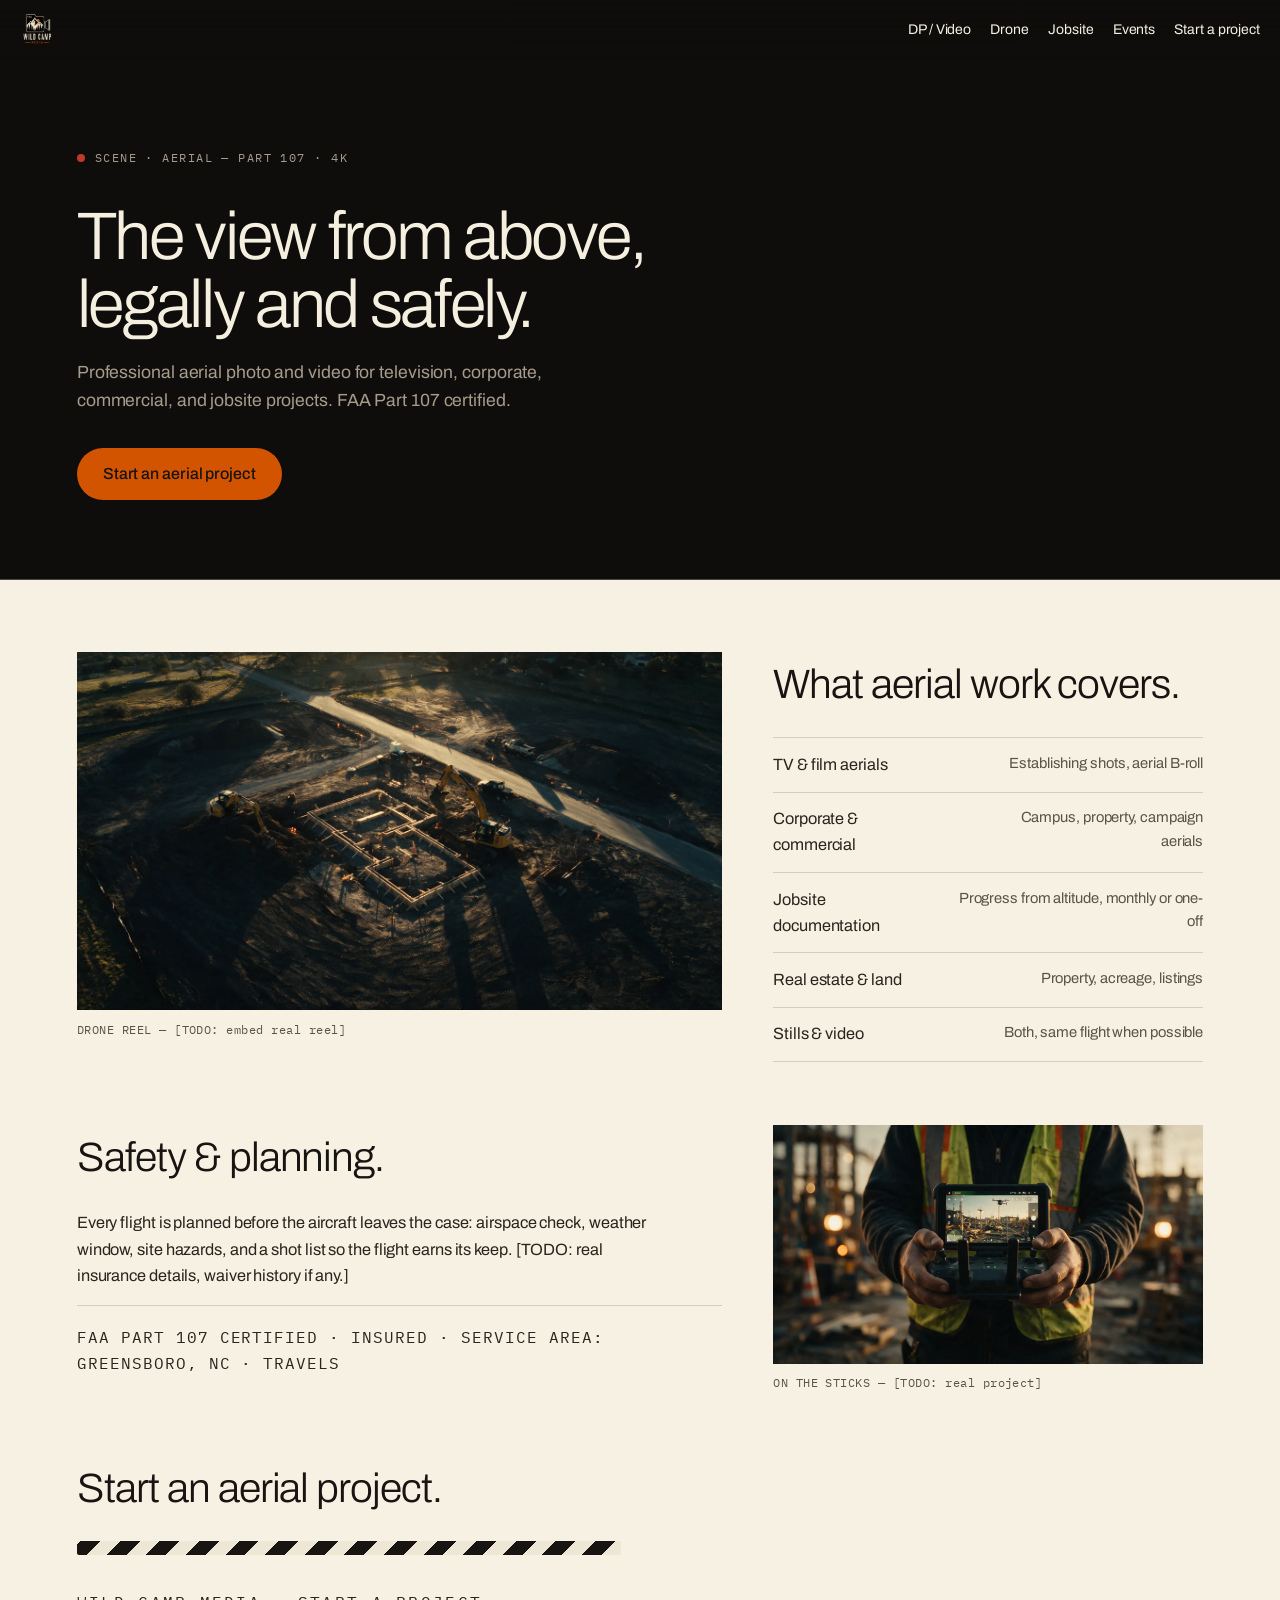
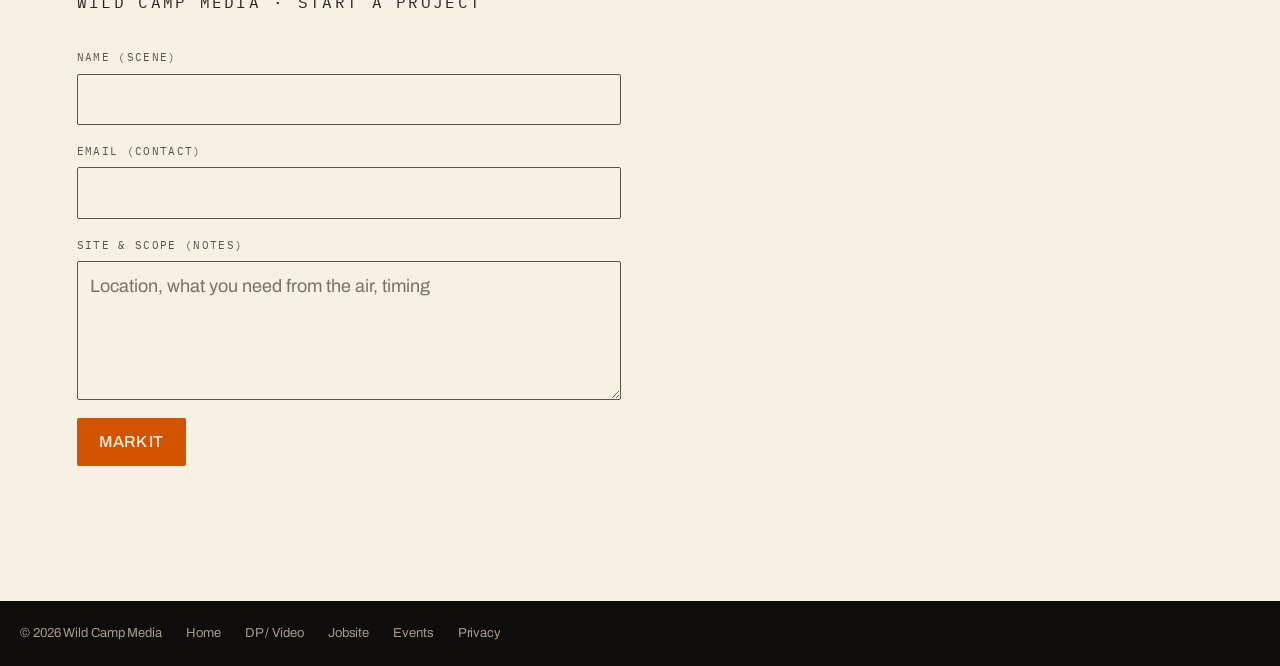
<file: site/drone.html>
<!doctype html>
<html lang="en">
<head>
<meta charset="utf-8">
<meta name="viewport" content="width=device-width, initial-scale=1, viewport-fit=cover">
<title>Drone Photo &amp; Video · Wild Camp Media</title>
<meta name="description" content="FAA Part 107 certified aerial photo and video for television, corporate, commercial, and jobsite projects.">
<link rel="icon" href="data:image/svg+xml,<svg xmlns='http://www.w3.org/2000/svg' viewBox='0 0 32 32'><rect width='32' height='32' rx='6' fill='%230E0D0B'/><circle cx='9' cy='9' r='3' fill='%23C0392B'/></svg>">
<link rel="preconnect" href="https://fonts.googleapis.com">
<link rel="preconnect" href="https://fonts.gstatic.com" crossorigin>
<link href="https://fonts.googleapis.com/css2?family=Archivo:wght@300;400;500&family=IBM+Plex+Mono:wght@400;500&display=swap" rel="stylesheet">
<link rel="stylesheet" href="scrollcraft.css">
<link rel="stylesheet" href="css/site.css">
<link rel="stylesheet" href="css/pages.css">
<link rel="stylesheet" href="css/contact.css">
</head>
<body class="p-page">

<nav class="p-nav">
  <a href="index.html"><img src="assets/img/logo.webp" alt="Wild Camp Media" width="34" height="34"></a>
  <ul>
    <li><a href="dp-videographer.html">DP / Video</a></li>
    <li><a href="drone.html">Drone</a></li>
    <li><a href="jobsite.html">Jobsite</a></li>
    <li><a href="events.html">Events</a></li>
    <li><a href="#contact">Start a project</a></li>
  </ul>
</nav>

<header class="p-hero">
  <p class="p-hero__slate">SCENE · AERIAL — PART 107 · 4K</p>
  <h1>The view from above, legally and safely.</h1>
  <p class="p-hero__msg">Professional aerial photo and video for television, corporate, commercial, and jobsite projects. FAA Part 107 certified.</p>
  <a class="p-cta" href="#contact">Start an aerial project</a>
</header>

<div class="p-body">

  <section class="p-media">
    <figure>
      <img src="assets/img/PLACEHOLDER-montage-drone.webp" width="2736" height="1520" alt="Aerial view of a project site at golden hour with long shadows." loading="lazy">
      <figcaption>DRONE REEL — [TODO: embed real reel]</figcaption>
    </figure>
    <div>
      <h2>What aerial work covers.</h2>
      <ul class="p-list">
        <li><span>TV &amp; film aerials</span><span>Establishing shots, aerial B-roll</span></li>
        <li><span>Corporate &amp; commercial</span><span>Campus, property, campaign aerials</span></li>
        <li><span>Jobsite documentation</span><span>Progress from altitude, monthly or one-off</span></li>
        <li><span>Real estate &amp; land</span><span>Property, acreage, listings</span></li>
        <li><span>Stills &amp; video</span><span>Both, same flight when possible</span></li>
      </ul>
    </div>
  </section>

  <section class="p-media">
    <div>
      <h2>Safety &amp; planning.</h2>
      <p>Every flight is planned before the aircraft leaves the case: airspace check, weather window, site hazards, and a shot list so the flight earns its keep. [TODO: real insurance details, waiver history if any.]</p>
      <p class="p-trust">FAA PART 107 CERTIFIED · INSURED · SERVICE AREA: GREENSBORO, NC · TRAVELS</p>
    </div>
    <figure>
      <img src="assets/img/PLACEHOLDER-proof-2.webp" width="2736" height="1520" alt="Drone controller in the hands of an operator in a hi-vis vest." loading="lazy">
      <figcaption>ON THE STICKS — [TODO: real project]</figcaption>
    </figure>
  </section>

  <section id="contact">
    <h2>Start an aerial project.</h2>
    <form class="slate-form" data-wcm-service="drone" method="POST" action="mailto:hello@wildcampmedia.com">
      <div class="slate-form__stripe" aria-hidden="true"></div>
      <p class="slate-form__title">WILD CAMP MEDIA · START A PROJECT</p>
      <label class="slate-form__row"><span>NAME (SCENE)</span>
        <input type="text" name="name" required autocomplete="name"></label>
      <label class="slate-form__row"><span>EMAIL (CONTACT)</span>
        <input type="email" name="email" required autocomplete="email"></label>
      <label class="slate-form__row"><span>SITE &amp; SCOPE (NOTES)</span>
        <textarea name="details" rows="4" placeholder="Location, what you need from the air, timing"></textarea></label>
      <input type="hidden" name="service" value="drone">
      <button class="slate-form__mark" type="submit">MARK IT</button>
      <p class="slate-form__note" data-wcm-note hidden>Opened your mail app — press send there.</p>
    </form>
  </section>

</div>

<footer class="p-foot">
  <span>© 2026 Wild Camp Media</span>
  <a href="index.html">Home</a>
  <a href="dp-videographer.html">DP / Video</a>
  <a href="jobsite.html">Jobsite</a>
  <a href="events.html">Events</a>
  <a href="privacy.html">Privacy</a>
</footer>

<script type="module" src="js/contact-form.js"></script>

</body>
</html>
</file>
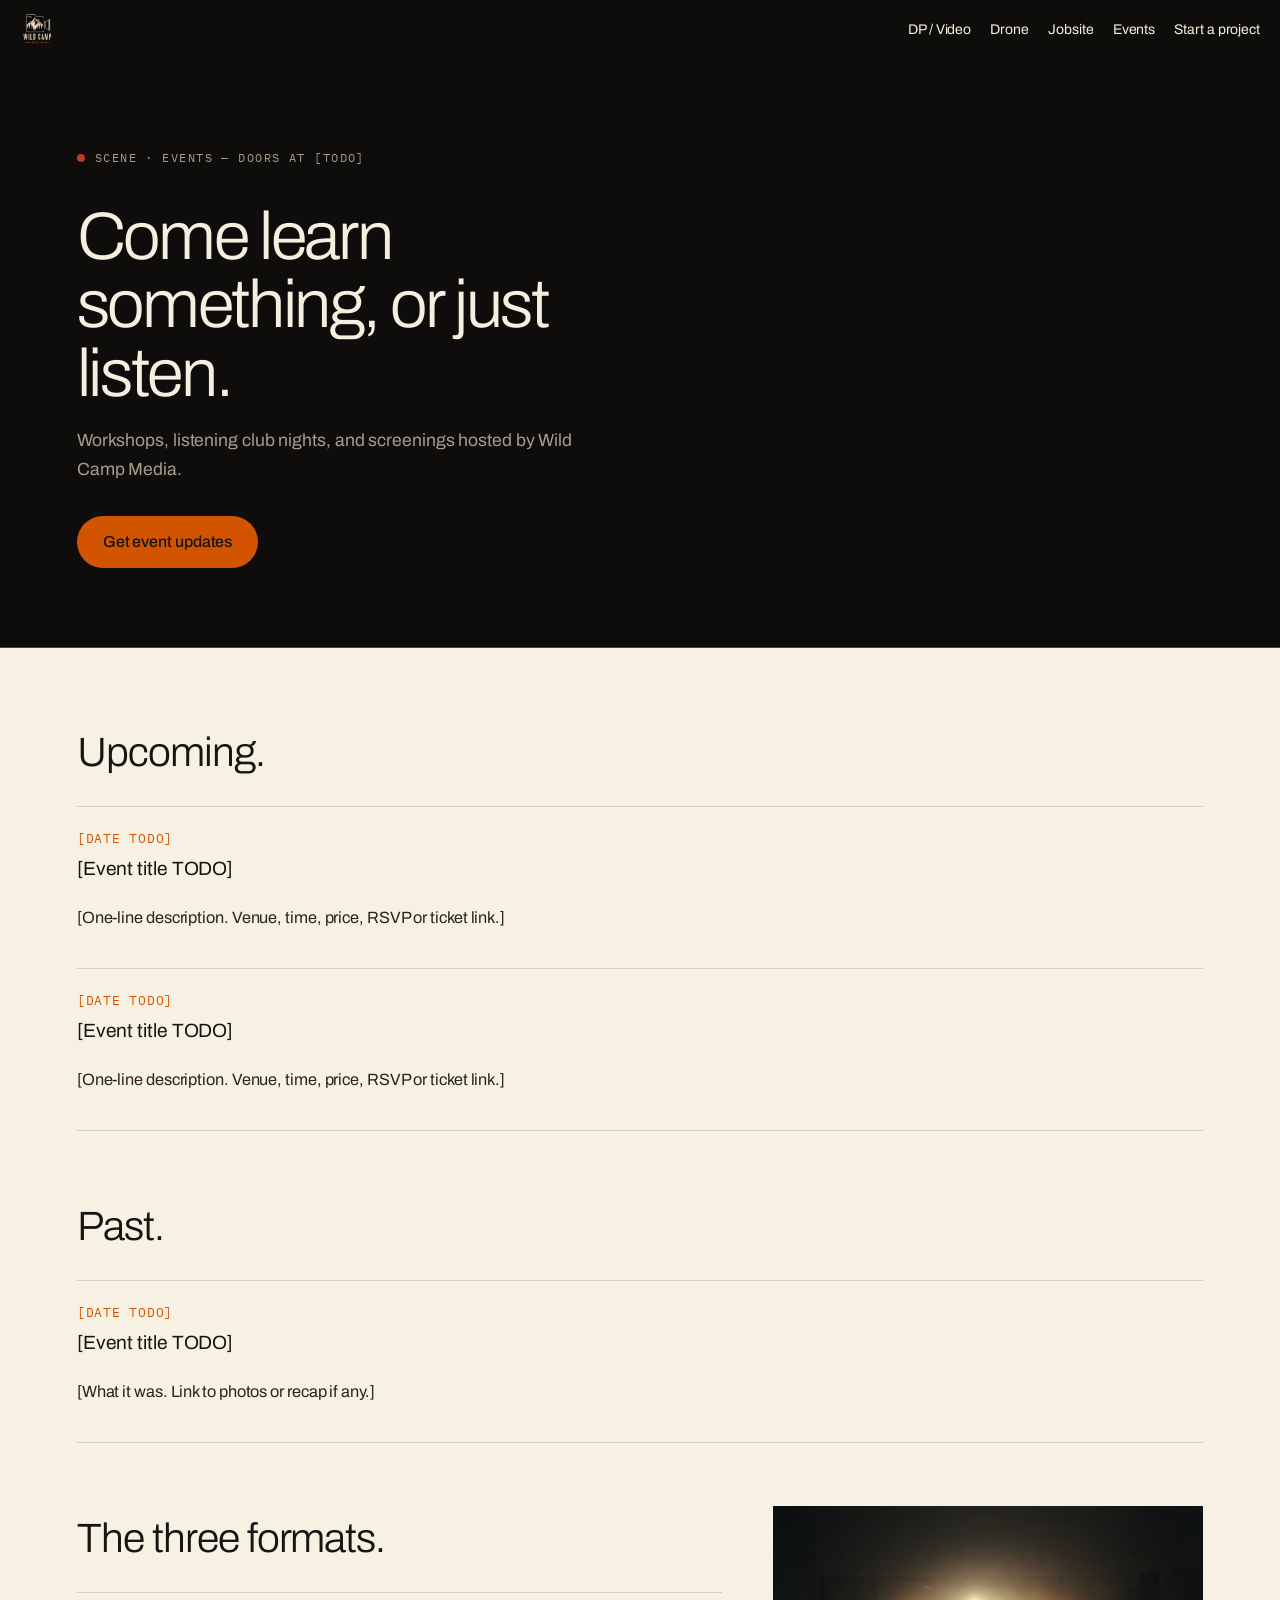
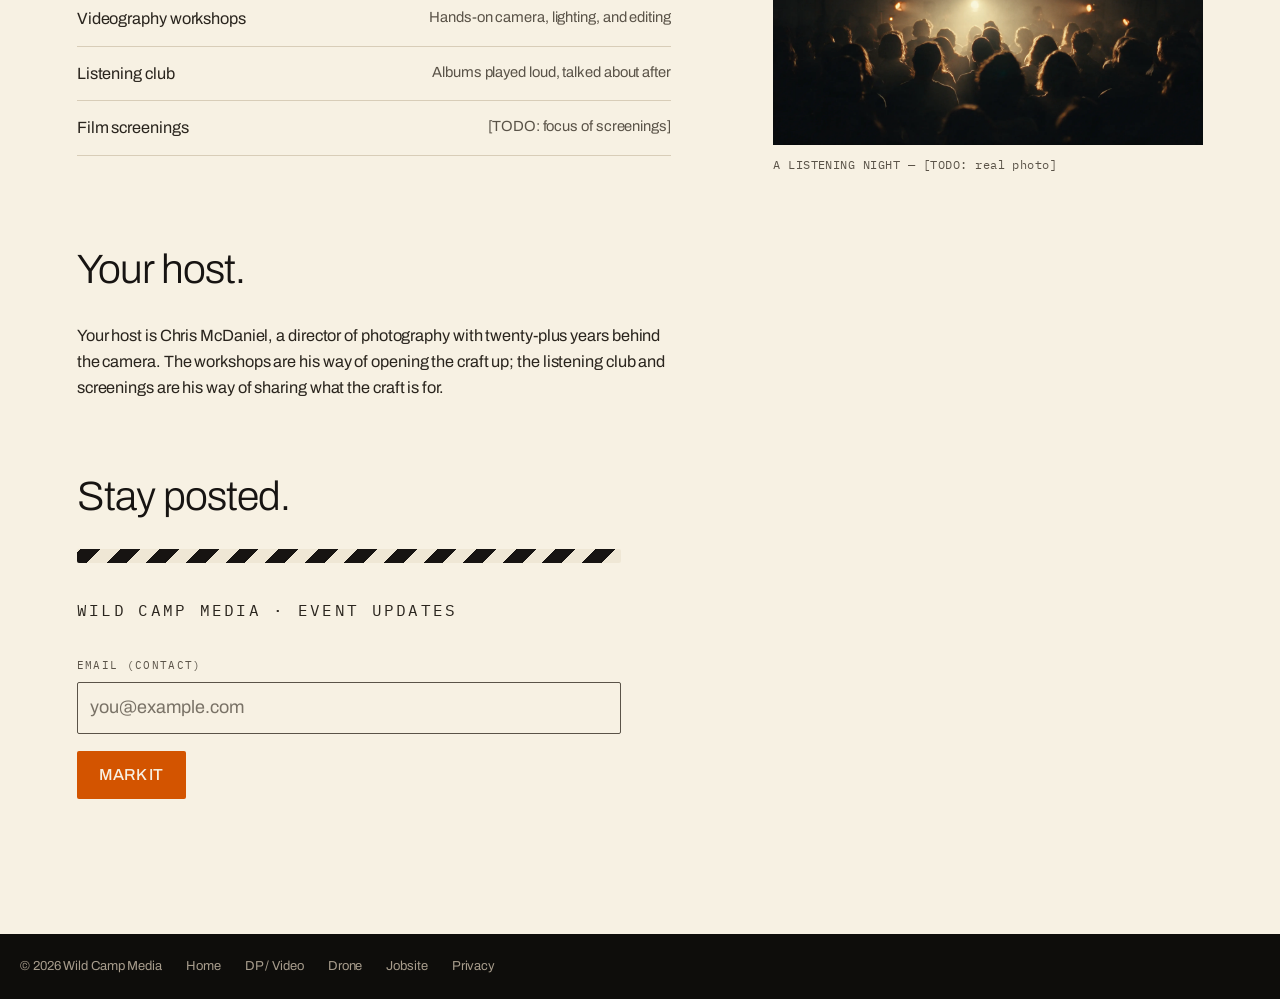
<file: site/events.html>
<!doctype html>
<html lang="en">
<head>
<meta charset="utf-8">
<meta name="viewport" content="width=device-width, initial-scale=1, viewport-fit=cover">
<title>Events · Wild Camp Media</title>
<meta name="description" content="Videography workshops, listening club nights, and film screenings hosted by Wild Camp Media. RSVP or buy tickets.">
<link rel="icon" href="data:image/svg+xml,<svg xmlns='http://www.w3.org/2000/svg' viewBox='0 0 32 32'><rect width='32' height='32' rx='6' fill='%230E0D0B'/><circle cx='9' cy='9' r='3' fill='%23C0392B'/></svg>">
<link rel="preconnect" href="https://fonts.googleapis.com">
<link rel="preconnect" href="https://fonts.gstatic.com" crossorigin>
<link href="https://fonts.googleapis.com/css2?family=Archivo:wght@300;400;500&family=IBM+Plex+Mono:wght@400;500&display=swap" rel="stylesheet">
<link rel="stylesheet" href="scrollcraft.css">
<link rel="stylesheet" href="css/site.css">
<link rel="stylesheet" href="css/pages.css">
<link rel="stylesheet" href="css/contact.css">
</head>
<body class="p-page">

<nav class="p-nav">
  <a href="index.html"><img src="assets/img/logo.webp" alt="Wild Camp Media" width="34" height="34"></a>
  <ul>
    <li><a href="dp-videographer.html">DP / Video</a></li>
    <li><a href="drone.html">Drone</a></li>
    <li><a href="jobsite.html">Jobsite</a></li>
    <li><a href="events.html">Events</a></li>
    <li><a href="#updates">Start a project</a></li>
  </ul>
</nav>

<header class="p-hero">
  <p class="p-hero__slate">SCENE · EVENTS — DOORS AT [TODO]</p>
  <h1>Come learn something, or just listen.</h1>
  <p class="p-hero__msg">Workshops, listening club nights, and screenings hosted by Wild Camp Media.</p>
  <a class="p-cta" href="#updates">Get event updates</a>
</header>

<div class="p-body">

  <section>
    <h2>Upcoming.</h2>
    <div class="ev">
      <span class="ev__date">[DATE TODO]</span>
      <strong>[Event title TODO]</strong>
      <p>[One-line description. Venue, time, price, RSVP or ticket link.]</p>
    </div>
    <div class="ev">
      <span class="ev__date">[DATE TODO]</span>
      <strong>[Event title TODO]</strong>
      <p>[One-line description. Venue, time, price, RSVP or ticket link.]</p>
    </div>
  </section>

  <section>
    <h2>Past.</h2>
    <div class="ev">
      <span class="ev__date">[DATE TODO]</span>
      <strong>[Event title TODO]</strong>
      <p>[What it was. Link to photos or recap if any.]</p>
    </div>
  </section>

  <section class="p-media">
    <div>
      <h2>The three formats.</h2>
      <ul class="p-list">
        <li><span>Videography workshops</span><span>Hands-on camera, lighting, and editing</span></li>
        <li><span>Listening club</span><span>Albums played loud, talked about after</span></li>
        <li><span>Film screenings</span><span>[TODO: focus of screenings]</span></li>
      </ul>
    </div>
    <figure>
      <img src="assets/img/PLACEHOLDER-service-events.webp" width="2736" height="1520" alt="Backlit crowd at a screening night." loading="lazy">
      <figcaption>A LISTENING NIGHT — [TODO: real photo]</figcaption>
    </figure>
  </section>

  <section>
    <h2>Your host.</h2>
    <p>Your host is Chris McDaniel, a director of photography with twenty-plus years behind the camera. The workshops are his way of opening the craft up; the listening club and screenings are his way of sharing what the craft is for.</p>
  </section>

  <section id="updates">
    <h2>Stay posted.</h2>
    <form class="slate-form" data-wcm-service="events" method="POST" action="mailto:hello@wildcampmedia.com">
      <div class="slate-form__stripe" aria-hidden="true"></div>
      <p class="slate-form__title">WILD CAMP MEDIA · EVENT UPDATES</p>
      <label class="slate-form__row"><span>EMAIL (CONTACT)</span>
        <input type="email" name="email" required autocomplete="email" placeholder="you@example.com"></label>
      <input type="hidden" name="service" value="events">
      <button class="slate-form__mark" type="submit">MARK IT</button>
      <p class="slate-form__note" data-wcm-note hidden>Opened your mail app — press send there.</p>
    </form>
  </section>

</div>

<footer class="p-foot">
  <span>© 2026 Wild Camp Media</span>
  <a href="index.html">Home</a>
  <a href="dp-videographer.html">DP / Video</a>
  <a href="drone.html">Drone</a>
  <a href="jobsite.html">Jobsite</a>
  <a href="privacy.html">Privacy</a>
</footer>

<script type="module" src="js/contact-form.js"></script>

</body>
</html>
</file>
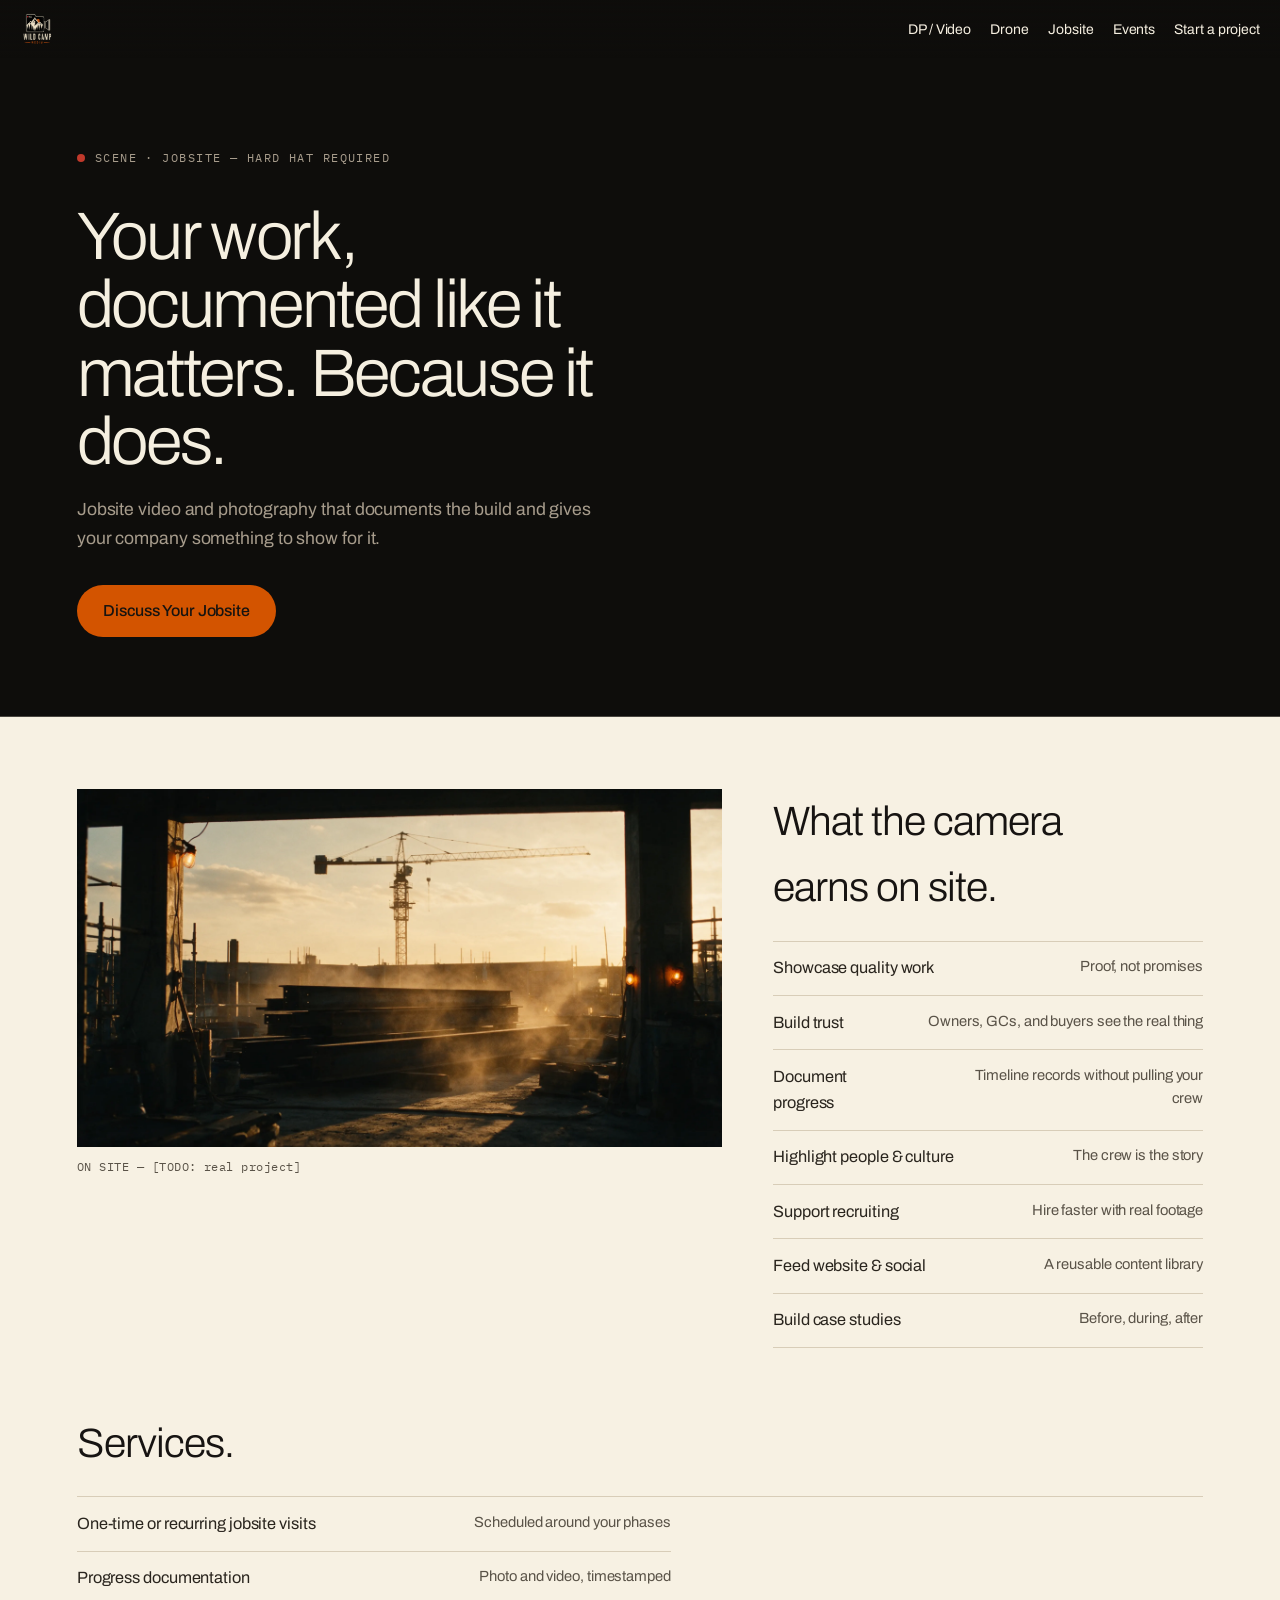
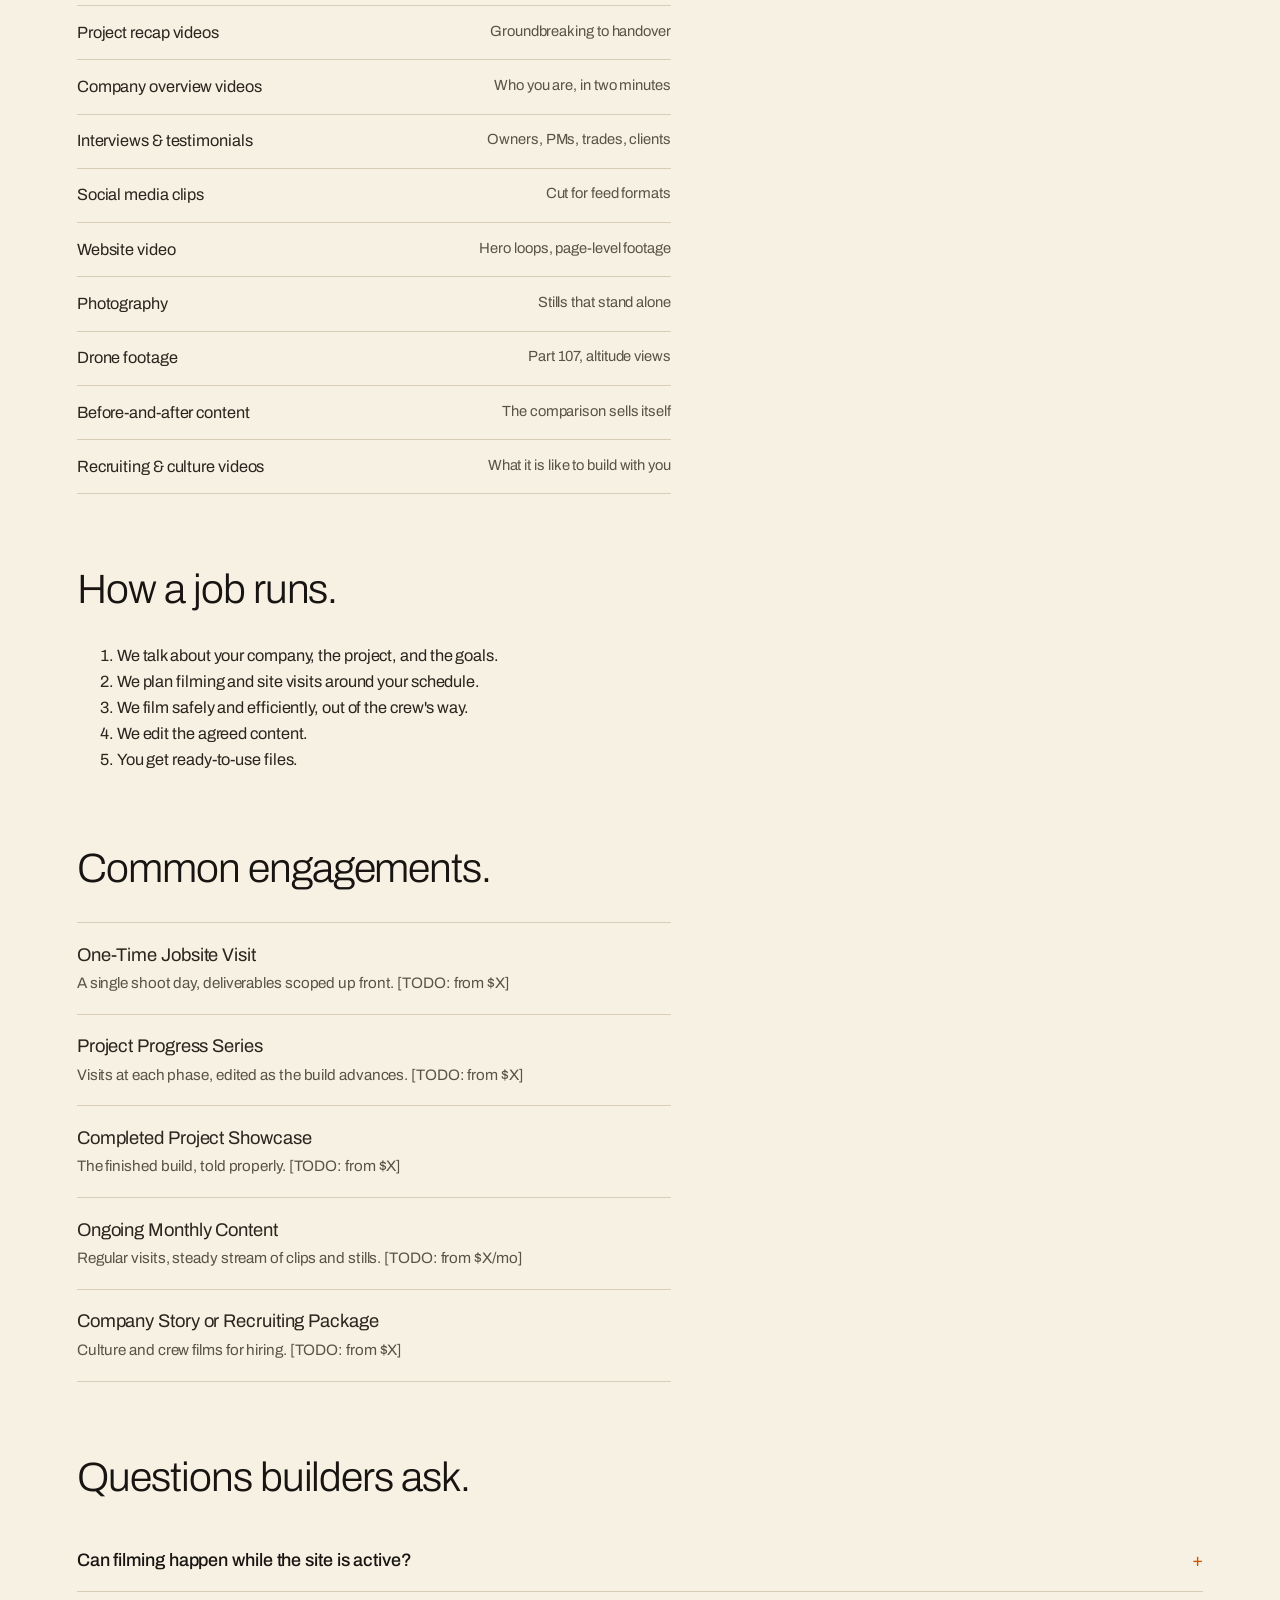
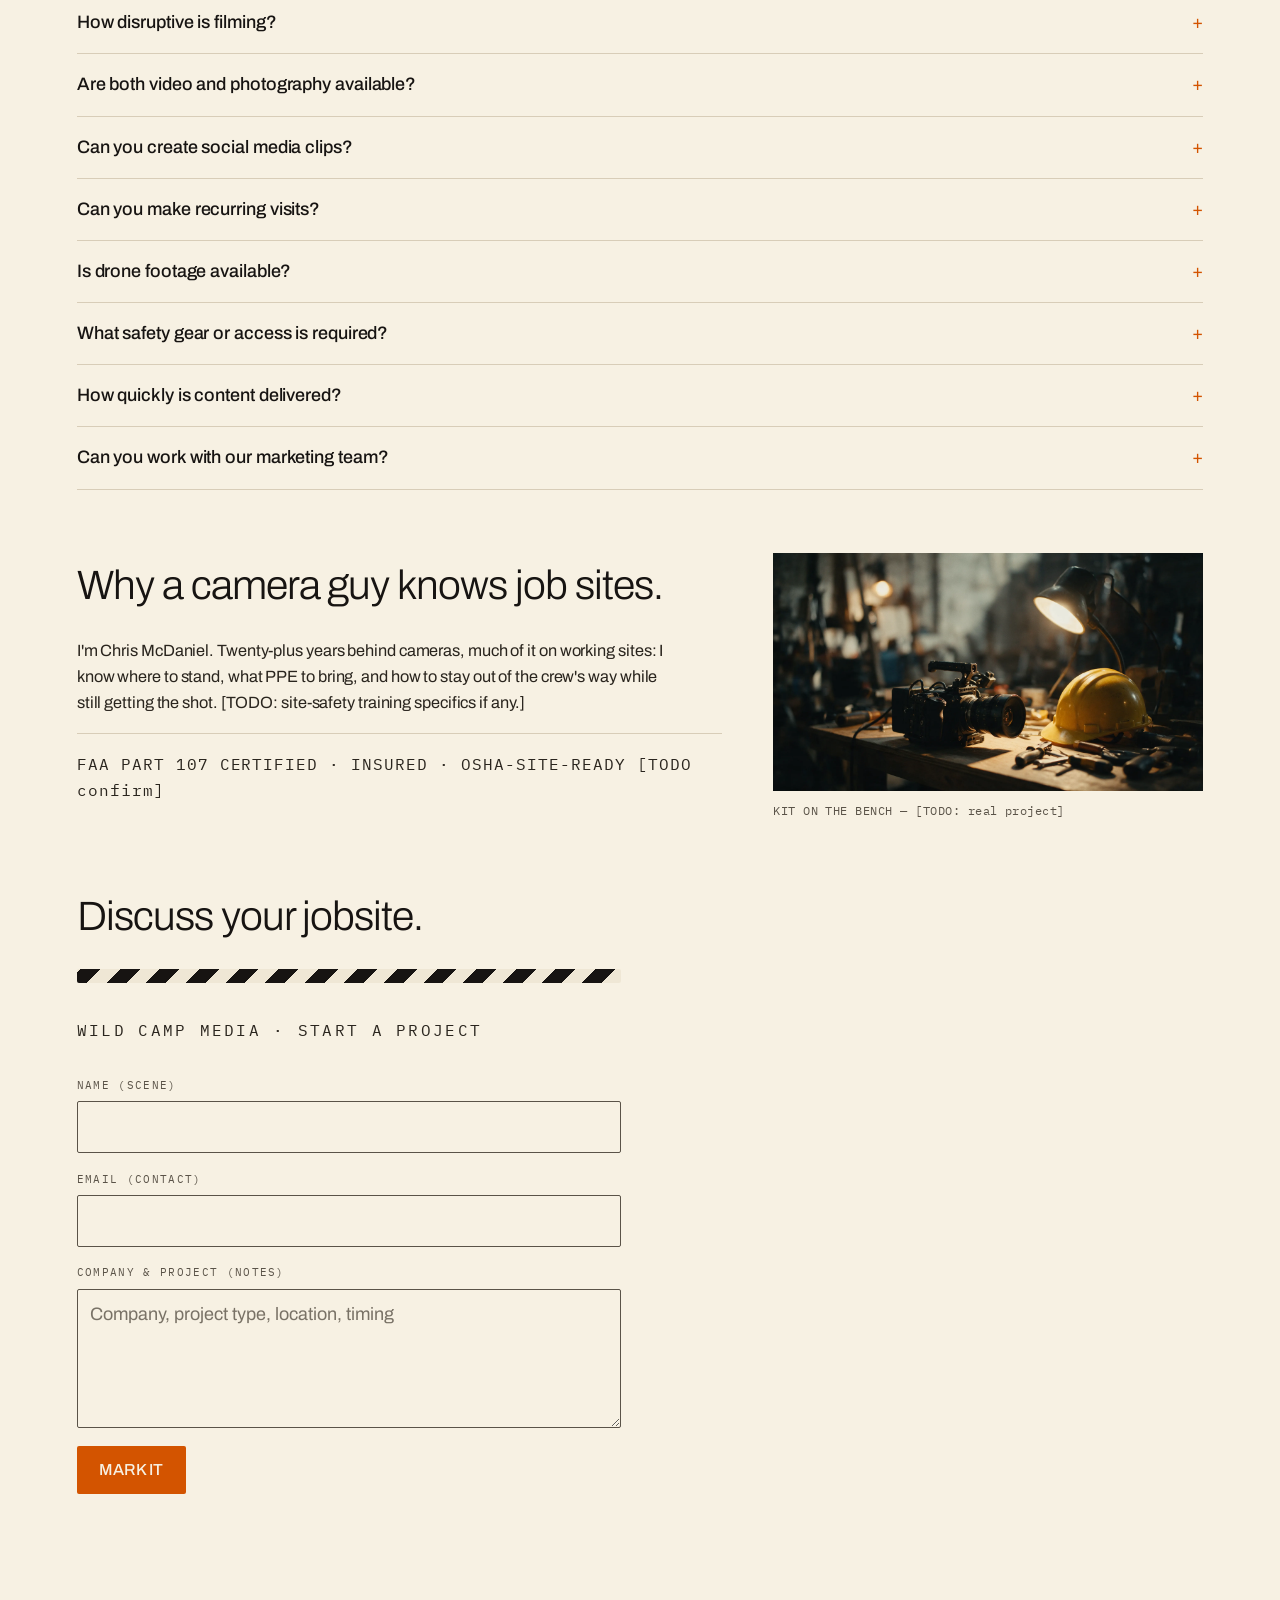
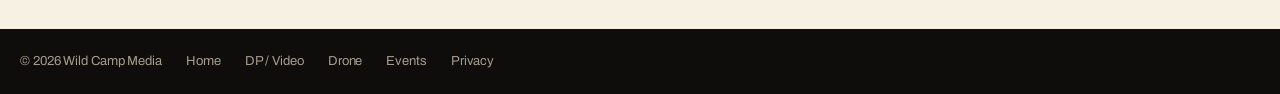
<file: site/jobsite.html>
<!doctype html>
<html lang="en">
<head>
<meta charset="utf-8">
<meta name="viewport" content="width=device-width, initial-scale=1, viewport-fit=cover">
<title>Jobsite Video Services · Wild Camp Media</title>
<meta name="description" content="Professional jobsite video and photography that documents the work and helps construction companies market themselves. Progress docs, recaps, recruiting films.">
<link rel="icon" href="data:image/svg+xml,<svg xmlns='http://www.w3.org/2000/svg' viewBox='0 0 32 32'><rect width='32' height='32' rx='6' fill='%230E0D0B'/><circle cx='9' cy='9' r='3' fill='%23C0392B'/></svg>">
<link rel="preconnect" href="https://fonts.googleapis.com">
<link rel="preconnect" href="https://fonts.gstatic.com" crossorigin>
<link href="https://fonts.googleapis.com/css2?family=Archivo:wght@300;400;500&family=IBM+Plex+Mono:wght@400;500&display=swap" rel="stylesheet">
<link rel="stylesheet" href="scrollcraft.css">
<link rel="stylesheet" href="css/site.css">
<link rel="stylesheet" href="css/pages.css">
<link rel="stylesheet" href="css/contact.css">
</head>
<body class="p-page">

<nav class="p-nav">
  <a href="index.html"><img src="assets/img/logo.webp" alt="Wild Camp Media" width="34" height="34"></a>
  <ul>
    <li><a href="dp-videographer.html">DP / Video</a></li>
    <li><a href="drone.html">Drone</a></li>
    <li><a href="jobsite.html">Jobsite</a></li>
    <li><a href="events.html">Events</a></li>
    <li><a href="#contact">Start a project</a></li>
  </ul>
</nav>

<header class="p-hero">
  <p class="p-hero__slate">SCENE · JOBSITE — HARD HAT REQUIRED</p>
  <h1>Your work, documented like it matters. Because it does.</h1>
  <p class="p-hero__msg">Jobsite video and photography that documents the build and gives your company something to show for it.</p>
  <a class="p-cta" href="#contact">Discuss Your Jobsite</a>
</header>

<div class="p-body">

  <section class="p-media">
    <figure>
      <img src="assets/img/PLACEHOLDER-montage-jobsite.webp" width="2736" height="1520" alt="Tower crane over a steel frame at golden hour." loading="lazy">
      <figcaption>ON SITE — [TODO: real project]</figcaption>
    </figure>
    <div>
      <h2>What the camera earns on site.</h2>
      <ul class="p-list">
        <li><span>Showcase quality work</span><span>Proof, not promises</span></li>
        <li><span>Build trust</span><span>Owners, GCs, and buyers see the real thing</span></li>
        <li><span>Document progress</span><span>Timeline records without pulling your crew</span></li>
        <li><span>Highlight people &amp; culture</span><span>The crew is the story</span></li>
        <li><span>Support recruiting</span><span>Hire faster with real footage</span></li>
        <li><span>Feed website &amp; social</span><span>A reusable content library</span></li>
        <li><span>Build case studies</span><span>Before, during, after</span></li>
      </ul>
    </div>
  </section>

  <section>
    <h2>Services.</h2>
    <ul class="p-list">
      <li><span>One-time or recurring jobsite visits</span><span>Scheduled around your phases</span></li>
      <li><span>Progress documentation</span><span>Photo and video, timestamped</span></li>
      <li><span>Project recap videos</span><span>Groundbreaking to handover</span></li>
      <li><span>Company overview videos</span><span>Who you are, in two minutes</span></li>
      <li><span>Interviews &amp; testimonials</span><span>Owners, PMs, trades, clients</span></li>
      <li><span>Social media clips</span><span>Cut for feed formats</span></li>
      <li><span>Website video</span><span>Hero loops, page-level footage</span></li>
      <li><span>Photography</span><span>Stills that stand alone</span></li>
      <li><span>Drone footage</span><span>Part 107, altitude views</span></li>
      <li><span>Before-and-after content</span><span>The comparison sells itself</span></li>
      <li><span>Recruiting &amp; culture videos</span><span>What it is like to build with you</span></li>
    </ul>
  </section>

  <section>
    <h2>How a job runs.</h2>
    <ol>
      <li>We talk about your company, the project, and the goals.</li>
      <li>We plan filming and site visits around your schedule.</li>
      <li>We film safely and efficiently, out of the crew's way.</li>
      <li>We edit the agreed content.</li>
      <li>You get ready-to-use files.</li>
    </ol>
  </section>

  <section>
    <h2>Common engagements.</h2>
    <ul class="p-menu">
      <li><strong>One-Time Jobsite Visit</strong><span>A single shoot day, deliverables scoped up front. [TODO: from $X]</span></li>
      <li><strong>Project Progress Series</strong><span>Visits at each phase, edited as the build advances. [TODO: from $X]</span></li>
      <li><strong>Completed Project Showcase</strong><span>The finished build, told properly. [TODO: from $X]</span></li>
      <li><strong>Ongoing Monthly Content</strong><span>Regular visits, steady stream of clips and stills. [TODO: from $X/mo]</span></li>
      <li><strong>Company Story or Recruiting Package</strong><span>Culture and crew films for hiring. [TODO: from $X]</span></li>
    </ul>
  </section>

  <section>
    <h2>Questions builders ask.</h2>
    <div class="faq">
      <details><summary>Can filming happen while the site is active?</summary><p>Yes. That is the point. Filming works around the crew, not the other way around.</p></details>
      <details><summary>How disruptive is filming?</summary><p>Minimal. Small footprint, planned positions, no staged stoppages.</p></details>
      <details><summary>Are both video and photography available?</summary><p>Yes, and typically captured on the same visit.</p></details>
      <details><summary>Can you create social media clips?</summary><p>Yes, cut to the formats each platform wants.</p></details>
      <details><summary>Can you make recurring visits?</summary><p>Yes, monthly or phase-based scheduling.</p></details>
      <details><summary>Is drone footage available?</summary><p>Yes, FAA Part 107 certified.</p></details>
      <details><summary>What safety gear or access is required?</summary><p>[TODO: real answer: PPE WCM carries vs. site-provided, orientation requirements.]</p></details>
      <details><summary>How quickly is content delivered?</summary><p>[TODO: real turnaround times per deliverable type.]</p></details>
      <details><summary>Can you work with our marketing team?</summary><p>Yes. Files, brand notes, and revision rounds handled directly with them.</p></details>
    </div>
  </section>

  <section class="p-media">
    <div>
      <h2>Why a camera guy knows job sites.</h2>
      <p>I'm Chris McDaniel. Twenty-plus years behind cameras, much of it on working sites: I know where to stand, what PPE to bring, and how to stay out of the crew's way while still getting the shot. [TODO: site-safety training specifics if any.]</p>
      <p class="p-trust">FAA PART 107 CERTIFIED · INSURED · OSHA-SITE-READY [TODO confirm]</p>
    </div>
    <figure>
      <img src="assets/img/PLACEHOLDER-proof-1.webp" width="2736" height="1520" alt="Camera rig and hard hat on a workbench." loading="lazy">
      <figcaption>KIT ON THE BENCH — [TODO: real project]</figcaption>
    </figure>
  </section>

  <section id="contact">
    <h2>Discuss your jobsite.</h2>
    <form class="slate-form" data-wcm-service="jobsite" method="POST" action="mailto:hello@wildcampmedia.com">
      <div class="slate-form__stripe" aria-hidden="true"></div>
      <p class="slate-form__title">WILD CAMP MEDIA · START A PROJECT</p>
      <label class="slate-form__row"><span>NAME (SCENE)</span>
        <input type="text" name="name" required autocomplete="name"></label>
      <label class="slate-form__row"><span>EMAIL (CONTACT)</span>
        <input type="email" name="email" required autocomplete="email"></label>
      <label class="slate-form__row"><span>COMPANY &amp; PROJECT (NOTES)</span>
        <textarea name="details" rows="4" placeholder="Company, project type, location, timing"></textarea></label>
      <input type="hidden" name="service" value="jobsite">
      <button class="slate-form__mark" type="submit">MARK IT</button>
      <p class="slate-form__note" data-wcm-note hidden>Opened your mail app — press send there.</p>
    </form>
  </section>

</div>

<footer class="p-foot">
  <span>© 2026 Wild Camp Media</span>
  <a href="index.html">Home</a>
  <a href="dp-videographer.html">DP / Video</a>
  <a href="drone.html">Drone</a>
  <a href="events.html">Events</a>
  <a href="privacy.html">Privacy</a>
</footer>

<script type="module" src="js/contact-form.js"></script>

</body>
</html>
</file>
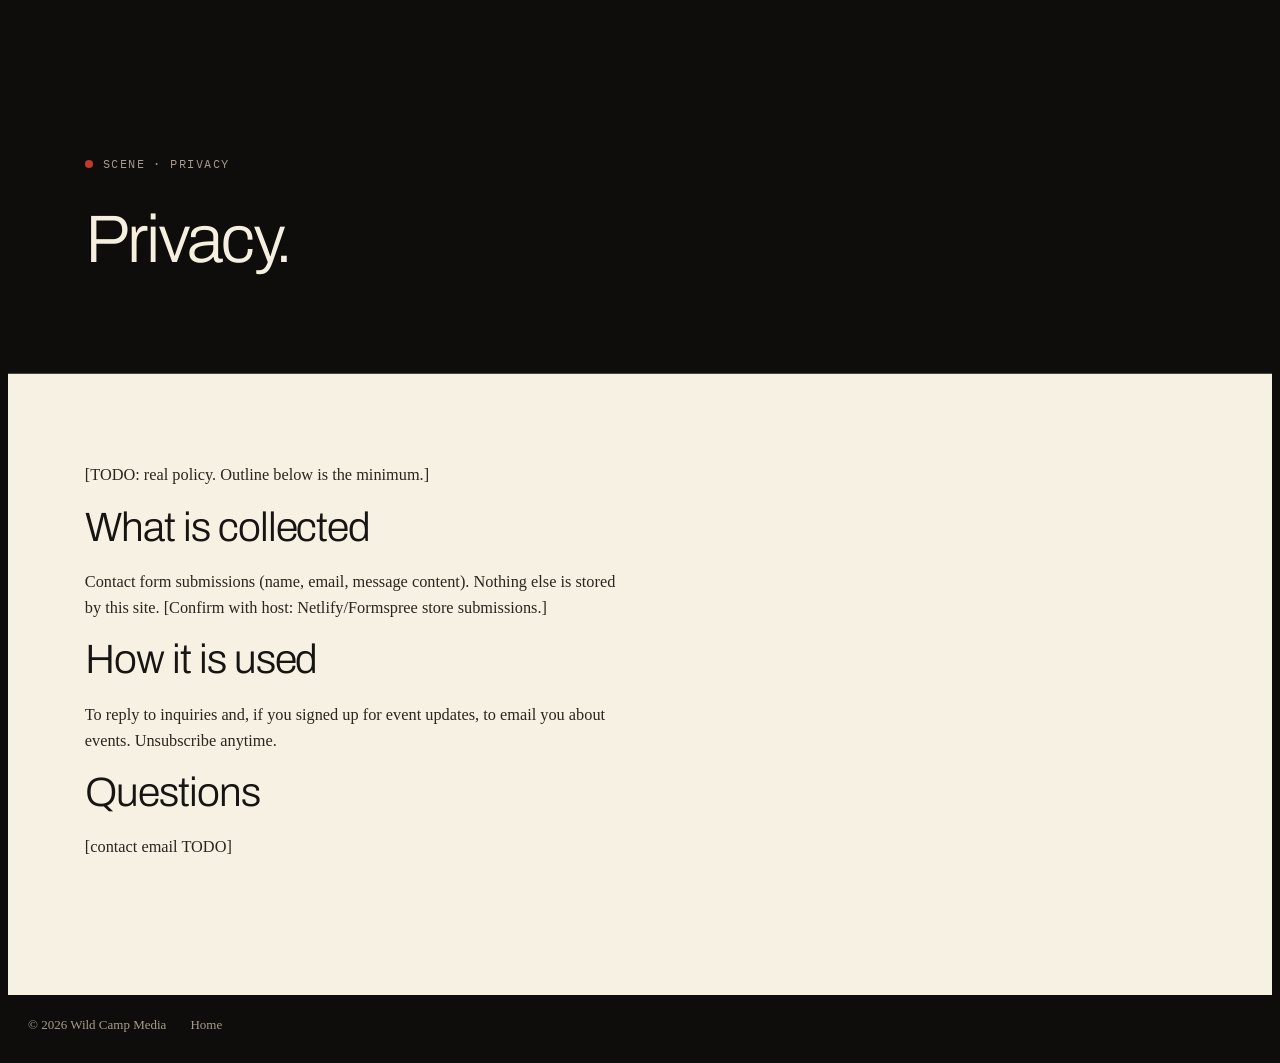
<file: site/privacy.html>
<!doctype html>
<html lang="en">
<head>
<meta charset="utf-8">
<meta name="viewport" content="width=device-width, initial-scale=1">
<title>Privacy · Wild Camp Media</title>
<meta name="description" content="Wild Camp Media privacy policy.">
<link rel="icon" href="data:image/svg+xml,<svg xmlns='http://www.w3.org/2000/svg' viewBox='0 0 32 32'><rect width='32' height='32' rx='6' fill='%230E0D0B'/><circle cx='9' cy='9' r='3' fill='%23C0392B'/></svg>">
<link href="https://fonts.googleapis.com/css2?family=Archivo:wght@300;400;500&family=IBM+Plex+Mono:wght@400;500&display=swap" rel="stylesheet">
<link rel="stylesheet" href="css/site.css">
<link rel="stylesheet" href="css/pages.css">
</head>
<body class="p-page">

<header class="p-hero">
  <p class="p-hero__slate">SCENE · PRIVACY</p>
  <h1>Privacy.</h1>
</header>

<div class="p-body">
  <section>
    <p>[TODO: real policy. Outline below is the minimum.]</p>
    <h2>What is collected</h2>
    <p>Contact form submissions (name, email, message content). Nothing else is stored by this site. [Confirm with host: Netlify/Formspree store submissions.]</p>
    <h2>How it is used</h2>
    <p>To reply to inquiries and, if you signed up for event updates, to email you about events. Unsubscribe anytime.</p>
    <h2>Questions</h2>
    <p>[contact email TODO]</p>
  </section>
</div>

<footer class="p-foot">
  <span>© 2026 Wild Camp Media</span>
  <a href="index.html">Home</a>
</footer>

</body>
</html>
</file>
<file: site/scrollcraft.css>
/* ============================================================================
   scrollcraft.css: the taste floor
   ----------------------------------------------------------------------------
   Two layers, and the split matters:

     TOKENS   what you override per brand. Colour roles, the type ramp, the
              spacing scale, elevation, motion. A brand is ~12 values.
     DEVICES  what the engine drives. Do not restyle these to taste; they are
              the mechanism. Style your own markup instead.

   Nothing here draws a "component". There are no card, badge, or pill classes,
   because a stylesheet that ships those is how every page built on it ends up
   with the same shapes. You get a floor and a vocabulary; the composition is
   yours.
   ========================================================================== */

/* ---------------------------------------------------------------- tokens -- */
:root {
  /* --- colour roles. Override these six and the page is rebranded. -------- */
  --sc-canvas:      #08090b;   /* the page ground. Drift interpolates this.   */
  --sc-surface:     #101217;   /* anything raised off the ground             */
  --sc-ink:         #f4f2ef;   /* primary text                               */
  --sc-ink-soft:    #9a9ba1;   /* secondary text. Tinted, never flat gray.   */
  --sc-accent:      #d8ff3e;   /* ONE accent. It owns a region, not confetti. */
  --sc-accent-ink:  #08090b;   /* text that sits on the accent               */

  --sc-hairline:    color-mix(in oklab, var(--sc-ink) 12%, transparent);
  --sc-hairline-strong: color-mix(in oklab, var(--sc-ink) 22%, transparent);

  /* --- type. Two families max. Display carries voice, text carries prose. - */
  --sc-font-display: "Instrument Sans", "Geist", system-ui, sans-serif;
  --sc-font-text:    "Geist", system-ui, sans-serif;
  --sc-font-mono:    "Geist Mono", ui-monospace, monospace;

  /* Fluid ramp. Tracking tightens as size grows because a face set at 6rem
     with 0 tracking reads loose; this is optical correction, not decoration. */
  --sc-t-xs:   clamp(0.75rem, 0.72rem + 0.15vw, 0.82rem);
  --sc-t-sm:   clamp(0.875rem, 0.84rem + 0.18vw, 0.95rem);
  --sc-t-base: clamp(1rem, 0.96rem + 0.22vw, 1.125rem);
  --sc-t-lg:   clamp(1.2rem, 1.1rem + 0.5vw, 1.5rem);
  --sc-t-xl:   clamp(1.6rem, 1.35rem + 1.2vw, 2.25rem);
  --sc-t-2xl:  clamp(2.1rem, 1.6rem + 2.4vw, 3.4rem);
  --sc-t-3xl:  clamp(2.8rem, 1.9rem + 4.2vw, 5rem);
  --sc-t-4xl:  clamp(3.4rem, 1.9rem + 6.6vw, 7.5rem);

  --sc-track-tight:  -0.035em;
  --sc-track-snug:   -0.02em;
  --sc-track-normal: -0.005em;
  --sc-track-wide:    0.08em;

  --sc-leading-none: 0.94;
  --sc-leading-tight: 1.06;
  --sc-leading-body: 1.62;

  --sc-measure: 62ch;

  /* --- space. 4px base: the useful middle steps an 8-only scale misses. --- */
  --sc-1: 0.25rem;  --sc-2: 0.5rem;   --sc-3: 0.75rem;  --sc-4: 1rem;
  --sc-5: 1.5rem;   --sc-6: 2rem;     --sc-7: 3rem;     --sc-8: 4rem;
  --sc-9: 6rem;     --sc-10: 8rem;    --sc-11: 12rem;

  /* Section rhythm is fluid so a phone doesn't inherit desktop air. */
  --sc-section: clamp(4.5rem, 9vw, 11rem);
  --sc-gutter:  clamp(1.25rem, 5vw, 5.5rem);
  --sc-maxw:    82rem;

  /* --- radius. Pick one scale for the page and hold it. ------------------- */
  --sc-r-sm: 6px;  --sc-r-md: 12px;  --sc-r-lg: 20px;  --sc-r-pill: 999px;

  /* --- elevation. Every shadow has an offset AND a soft blur, and is tinted
         to the canvas hue. A zero-offset coloured halo is decoration, not
         depth, so there isn't one here. ---------------------------------- */
  --sc-shadow-color: 220 40% 2%;
  --sc-e1: 0 1px 2px hsl(var(--sc-shadow-color) / 0.28),
           0 2px 6px -1px hsl(var(--sc-shadow-color) / 0.20);
  --sc-e2: 0 2px 4px hsl(var(--sc-shadow-color) / 0.24),
           0 8px 18px -4px hsl(var(--sc-shadow-color) / 0.30);
  --sc-e3: 0 4px 8px hsl(var(--sc-shadow-color) / 0.22),
           0 18px 40px -8px hsl(var(--sc-shadow-color) / 0.38),
           0 48px 90px -24px hsl(var(--sc-shadow-color) / 0.30);

  /* Edge light: a 1px top highlight sells a raised surface better than any
     amount of blur, because real raised things catch light on their lip. */
  --sc-edge: inset 0 1px 0 color-mix(in oklab, var(--sc-ink) 10%, transparent);

  /* --- motion. Built-in CSS easings are too weak for UI. ------------------ */
  --sc-ease-out:    cubic-bezier(0.23, 1, 0.32, 1);
  --sc-ease-in-out: cubic-bezier(0.77, 0, 0.175, 1);
  --sc-ease-drawer: cubic-bezier(0.32, 0.72, 0, 1);
  --sc-d-fast: 160ms;  --sc-d-base: 240ms;  --sc-d-slow: 420ms;

  --sc-z-stage: 1; --sc-z-copy: 20; --sc-z-chrome: 60;
}

/* --------------------------------------------------------------- reset -- */
*, *::before, *::after { box-sizing: border-box; }
html { -webkit-text-size-adjust: 100%; scroll-behavior: smooth; }
@media (prefers-reduced-motion: reduce) { html { scroll-behavior: auto; } }

body {
  margin: 0;
  background: var(--sc-canvas);
  color: var(--sc-ink);
  font-family: var(--sc-font-text);
  font-size: var(--sc-t-base);
  line-height: var(--sc-leading-body);
  letter-spacing: var(--sc-track-normal);
  -webkit-font-smoothing: antialiased;
  text-rendering: optimizeLegibility;
  font-synthesis-weight: none;
  overflow-x: clip;
}
img, video, canvas, svg { display: block; max-width: 100%; }
button, input, select, textarea { font: inherit; color: inherit; }

/* ------------------------------------------------- the browser surfaces --
   The parts you did not draw still carry the design. Selection, caret, focus
   ring, scrollbar and tabular numerals all ship with defaults that belong to no
   design system. Theming them is the cheapest signal that a page was built
   rather than assembled, and it is the step that gets skipped most reliably. */
::selection { background: var(--sc-accent); color: var(--sc-accent-ink); }
:root { caret-color: var(--sc-accent); accent-color: var(--sc-accent); }
:focus-visible {
  outline: 2px solid var(--sc-accent);
  outline-offset: 3px;
  border-radius: var(--sc-r-sm);
}
:where(a) { color: inherit; text-decoration-thickness: 1px; text-underline-offset: 0.22em; }
@supports (scrollbar-color: auto) {
  html { scrollbar-color: color-mix(in oklab, var(--sc-ink) 26%, transparent) transparent; scrollbar-width: thin; }
}
:where(table, .sc-nums, [data-sc-count]) { font-variant-numeric: tabular-nums; }

/* ----------------------------------------------------------- typography -- */
.sc-display {
  font-family: var(--sc-font-display);
  font-weight: 500;
  line-height: var(--sc-leading-none);
  letter-spacing: var(--sc-track-tight);
  text-wrap: balance;
  margin: 0;
}
.sc-display--xl { font-size: var(--sc-t-4xl); }
.sc-display--lg { font-size: var(--sc-t-3xl); }
.sc-display--md { font-size: var(--sc-t-2xl); letter-spacing: var(--sc-track-snug); }
.sc-lede {
  font-size: var(--sc-t-lg);
  line-height: 1.44;
  letter-spacing: var(--sc-track-snug);
  color: var(--sc-ink);
  max-width: 46ch;
  text-wrap: pretty;
  margin: 0;
}
.sc-body { max-width: var(--sc-measure); color: var(--sc-ink-soft); text-wrap: pretty; margin: 0; }
.sc-label {
  font-family: var(--sc-font-mono);
  font-size: var(--sc-t-xs);
  letter-spacing: var(--sc-track-wide);
  text-transform: uppercase;
  color: var(--sc-ink-soft);
}

/* ---------------------------------------------------------------- layout -- */
.sc-wrap { width: 100%; max-width: var(--sc-maxw); margin-inline: auto; padding-inline: var(--sc-gutter); }
.sc-section { padding-block: var(--sc-section); }
/* More space above a heading than below it: the gap belongs to the boundary,
   not to the pair. */
.sc-stack > * + * { margin-top: var(--sc-4); }
.sc-stack > :is(h1,h2,h3) { margin-top: var(--sc-7); }
.sc-stack > :is(h1,h2,h3):first-child { margin-top: 0; }
.sc-rule { height: 1px; border: 0; background: var(--sc-hairline); margin: 0; }

/* =============================================================== DEVICES ==
   Driven by the engine. Restyle your own markup, not these.                */

.sc-act--pinned { position: relative; }
.sc-stage {
  position: sticky; top: 0;
  height: 100vh; height: 100svh;
  overflow: clip;
  z-index: var(--sc-z-stage);
}

/* scrub / sequence media */
.sc-stage :is(video[data-sc-scrub], canvas[data-sc-sequence], .sc-stage__poster) {
  position: absolute; inset: 0;
  width: 100%; height: 100%;
  object-fit: cover;
}
video[data-sc-scrub] { opacity: 0; transition: opacity 380ms var(--sc-ease-out); }
.sc-has-clip video[data-sc-scrub] { opacity: 1; }
/* The poster is a live frame-holder, not a placeholder: it stays up until a
   real video frame has painted, which is what stops the blank-stage flash. */
.sc-stage__poster { z-index: 0; transition: opacity 380ms var(--sc-ease-out); }
.sc-has-clip .sc-stage__poster { opacity: 0; }

/* A scrim only where text sits. A full-frame darkening layer flattens the
   image everywhere to fix contrast in one corner. */
.sc-scrim {
  position: absolute; inset: 0; pointer-events: none; z-index: 1;
  background: linear-gradient(
    var(--sc-scrim-angle, 180deg),
    color-mix(in oklab, var(--sc-canvas) var(--sc-scrim-a, 78%), transparent) 0%,
    color-mix(in oklab, var(--sc-canvas) 30%, transparent) 42%,
    transparent 68%);
}
/* Point the scrim at the copy. A scrim gradient that darkens the top while the
   copy sits at the bottom fixes contrast nowhere and flattens the image
   everywhere, which is the most common way text-over-video goes wrong. */
.sc-scrim--bottom { --sc-scrim-angle: 0deg; }
.sc-scrim--left   { --sc-scrim-angle: 90deg; }
.sc-scrim--right  { --sc-scrim-angle: 270deg; }

/* Corner scrims, for copy anchored to a corner. An edge gradient has to darken
   a whole band across the frame to cover one corner; a corner gradient puts the
   density where the text is and leaves the rest of the image alone. Pair with
   .sc-copy--lead / .sc-copy--trail. */
.sc-scrim--lead {
  background: linear-gradient(to top right,
    color-mix(in oklab, var(--sc-canvas) 94%, transparent) 0%,
    color-mix(in oklab, var(--sc-canvas) 72%, transparent) 30%,
    color-mix(in oklab, var(--sc-canvas) 30%, transparent) 52%,
    transparent 72%);
}
.sc-scrim--trail {
  background: linear-gradient(to top left,
    color-mix(in oklab, var(--sc-canvas) 94%, transparent) 0%,
    color-mix(in oklab, var(--sc-canvas) 72%, transparent) 30%,
    color-mix(in oklab, var(--sc-canvas) 30%, transparent) 52%,
    transparent 72%);
}
/* A band across the bottom, for copy that spans the full width of the frame.
   That is what both corner anchors become below 860px, and it is also the right
   shape whenever the copy block is wider than a corner. */
.sc-scrim--band {
  background: linear-gradient(to top,
    color-mix(in oklab, var(--sc-canvas) 94%, transparent) 0%,
    color-mix(in oklab, var(--sc-canvas) 74%, transparent) 22%,
    color-mix(in oklab, var(--sc-canvas) 30%, transparent) 42%,
    transparent 58%);
}
.sc-scrim--vignette {
  background: radial-gradient(120% 90% at 50% 45%, transparent 40%,
              color-mix(in oklab, var(--sc-canvas) 70%, transparent) 100%);
}

/* copy over a stage.
   max-width is in rem, never ch. A `ch` on this container resolves against the
   CONTAINER's font-size (body size), not the display size of the heading inside
   it, so `max-width: 20ch` here silently produces a ~180px column and wraps a
   hero headline to six lines. Set a ch measure on the text element itself. */
.sc-copy {
  position: absolute; z-index: var(--sc-z-copy);
  inset-inline: var(--sc-gutter);
  max-width: min(46rem, 76vw);
  will-change: opacity, transform;
}
.sc-copy--lead   { left: var(--sc-gutter); bottom: clamp(3rem, 12vh, 9rem); }
/* inset-inline FIRST. It is the shorthand for left+right, so declaring it after
   `left: 50%` resets left to auto and the block drifts off the left edge. */
.sc-copy--center { inset-inline: auto; left: 50%; top: 50%; translate: -50% -50%; text-align: center; }
.sc-copy--trail  { inset-inline: auto; right: var(--sc-gutter); bottom: clamp(3rem, 12vh, 9rem); text-align: right; }

/* cue defaults: the engine writes opacity/transform inline, these are the
   pre-paint state so nothing flashes before the first read() */
[data-sc-cue] { opacity: 0; will-change: opacity, transform; }
.sc-ready [data-sc-cue] { transition: none; }

/* kinetic split */
.sc-split { display: inline-block; overflow: hidden; vertical-align: top; }
/* Descenders live below the baseline; a line mask clipped to the line box eats
   the tails off g, y, p, j. The padding buys them room back. */
.sc-split--line { display: block; padding-bottom: 0.14em; margin-bottom: -0.14em; }
.sc-split__i { display: inline-block; will-change: transform, opacity; }
.sc-is-split { opacity: 1 !important; }

/* horizontal rail */
[data-sc-pan] { display: flex; will-change: transform; }

/* reveal + parallax */
[data-sc-reveal] { will-change: clip-path; }
[data-sc-parallax] { will-change: transform; }

/* flow reveal (fires once) */
[data-sc-in], [data-sc-stagger] > * {
  opacity: 0;
  transform: translate3d(0, 14px, 0);
  transition: opacity 620ms var(--sc-ease-out), transform 620ms var(--sc-ease-out);
}
[data-sc-in].sc-in, [data-sc-stagger] > .sc-in { opacity: 1; transform: none; }

/* pointer devices */
[data-sc-tilt] { transform-style: preserve-3d; will-change: transform; }
[data-sc-magnet] { will-change: transform; }
/* isolation always; position only if nothing more specific already set it.
   Written with :where() (zero specificity) on purpose: a plain `position:
   relative` here has the same weight as `.sc-stage` and, being later in the
   file, silently wins. A stage carrying both attributes then stops being
   sticky and the whole act scrolls away instead of pinning. */
[data-sc-spotlight] { isolation: isolate; }
:where([data-sc-spotlight]) { position: relative; }
[data-sc-spotlight]::after {
  content: ""; position: absolute; inset: 0; pointer-events: none; z-index: 2;
  background: radial-gradient(
    28rem 28rem at calc(var(--sc-mx, 0.5) * 100%) calc(var(--sc-my, 0.5) * 100%),
    color-mix(in oklab, var(--sc-accent) 16%, transparent), transparent 70%);
  opacity: 0; transition: opacity var(--sc-d-slow) var(--sc-ease-out);
}
[data-sc-spotlight]:hover::after { opacity: 1; }

/* =========================================================== WORLDFLIGHT ==
   One fixed stage for the whole page. The only thing in document flow is the
   spacer, and it is empty. If you find yourself adding a section here, you want
   act mode instead: the moment a real block scrolls past the fixed stage, the
   page has a seam again and the whole point is gone.                        */

[data-sc-mode="worldflight"] { position: relative; }

.sc-world {
  position: fixed; inset: 0;
  overflow: clip;
  z-index: var(--sc-z-stage);
  background: var(--sc-canvas);
}

/* Every leg is mounted for the life of the page and stacked in the same box.
   The engine owns opacity, visibility and z-index here; do not set them. */
.sc-world__seg {
  position: absolute; inset: 0;
  opacity: 0;
  will-change: opacity;
}
.sc-world__seg > :is(video, img, canvas) {
  position: absolute; inset: 0;
  width: 100%; height: 100%;
  object-fit: cover;
}
/* The poster is the frame-holder AND the first camera move: the engine pushes
   it in slowly until a real decoded frame is available to replace it. */
.sc-world__poster {
  z-index: 0;
  transform-origin: 50% 50%;
  transition: opacity 420ms var(--sc-ease-out);
}
.sc-world__seg > video { z-index: 1; }
.sc-world__seg.sc-has-clip .sc-world__poster { opacity: 0; }
/* The act stylesheet lights a clip through its ancestor act. A worldflight leg
   has no act, so match the class the engine also writes on the clip itself. */
video[data-sc-scrub].sc-has-clip { opacity: 1; }

/* The copy layer is fixed too, and inert by default: the engine hands
   pointer-events back to a block only while it is actually legible. */
.sc-world__copy {
  position: fixed; inset: 0;
  z-index: var(--sc-z-copy);
  pointer-events: none;
}
.sc-world__scrim { position: absolute; inset: 0; pointer-events: none; z-index: 0; }
[data-sc-copy] {
  opacity: 0;
  pointer-events: none;
  will-change: opacity, transform;
}
.sc-ready [data-sc-copy] { transition: none; }

/* The track. Empty on purpose. */
.sc-world__spacer { pointer-events: none; }

/* scroll progress */
[data-sc-progress] {
  position: fixed; inset: 0 0 auto 0; height: 2px; z-index: var(--sc-z-chrome);
  background: var(--sc-accent); transform-origin: 0 50%; transform: scaleX(0);
  will-change: transform;
}

/* ----------------------------------------------------------- atmosphere --
   Depth is not only shadow. Grain keeps a flat dark ground from banding, and
   it is the difference between "a dark page" and "a lit room". */
.sc-grain { position: fixed; inset: 0; pointer-events: none; z-index: 3; opacity: 0.045; }
.sc-grain::before {
  content: ""; position: absolute; inset: -50%;
  background-image: url("data:image/svg+xml;utf8,<svg xmlns='http://www.w3.org/2000/svg' width='140' height='140'><filter id='n'><feTurbulence type='fractalNoise' baseFrequency='0.85' numOctaves='3'/></filter><rect width='140' height='140' filter='url(%23n)'/></svg>");
}

/* -------------------------------------------------------- reduced motion -- */
@media (prefers-reduced-motion: reduce) {
  /* Fewer and gentler, not zero. Opacity still carries the reveal so the page
     is comprehensible; every position change is dropped. */
  [data-sc-in], [data-sc-stagger] > * { transform: none; transition-duration: 220ms; }
  [data-sc-parallax], [data-sc-pan], .sc-split__i { transform: none !important; }
  /* A wipe is a position change too. Show reveal content settled. */
  [data-sc-reveal] { clip-path: none !important; }
  /* A rail's transform IS its navigation, not decoration. Zeroing it the way
     parallax and kinetic type are zeroed parks the act on its first screenful
     and makes everything past the fold unreachable: a device degrading into
     missing content. Hand the travel back to the reader as an ordinary scroll
     region instead, so the same items are all still gettable without motion.
     A build that would rather re-lay the rail out as a grid can still do that;
     this is the floor, not the ceiling. */
  [data-sc-act="pan"] .sc-stage,
  [data-sc-act="pan"] [data-sc-stage] {
    overflow-x: auto; overflow-y: hidden;
    overscroll-behavior-x: contain;
    scroll-snap-type: x proximity;
  }
  [data-sc-pan] > * { scroll-snap-align: center; }
  [data-sc-spotlight]::after { display: none; }
  /* A worldflight keeps its whole story here. No clip is ever fetched, so the
     posters are the film, and they cross-dissolve through exactly the same
     seams at exactly the same scroll positions. The push-in and the copy drift
     are the only things that go. */
  .sc-world__poster, [data-sc-copy] { transform: none !important; }
}

/* --------------------------------------------------------------- mobile -- */
@media (max-width: 860px) {
  .sc-copy { inset-inline: var(--sc-gutter); max-width: none; }
  .sc-copy--trail { text-align: left; }
  .sc-stage { height: 100svh; }
  /* .sc-copy--trail re-anchors to the left and spans the full width here, so a
     bottom-RIGHT corner gradient darkens the one corner the copy just left and
     guarantees a contrast failure over any bright clip. Point the density at
     the copy: the same band .sc-scrim--band paints. */
  .sc-scrim--trail {
    background: linear-gradient(to top,
      color-mix(in oklab, var(--sc-canvas) 94%, transparent) 0%,
      color-mix(in oklab, var(--sc-canvas) 74%, transparent) 22%,
      color-mix(in oklab, var(--sc-canvas) 30%, transparent) 42%,
      transparent 58%);
  }
}
</file>
<file: site/css/site.css>
/* Wild Camp Media — theme + page CSS.
   Engine (scrollcraft.css) provides the device floor; this file themes it.
   Grounds hard-cut between dark and cream. No drift between families. */

:root {
  --sc-canvas:     #0E0D0B;
  --sc-surface:    #171410;
  --sc-ink:        #F5EFE0;
  --sc-ink-soft:   #A79C8C;
  --sc-accent:     #D35400;
  --sc-accent-ink: #171410;
  --wcm-cream:     #F7F1E3;
  --wcm-cream-2:   #EFE7D5;
  --wcm-rec:       #C0392B;
  --sc-font-display: "Archivo", system-ui, sans-serif;
  --sc-font-text:    "Archivo", system-ui, sans-serif; /* single-family system, Creative Giants law */
  --wcm-mono:        "IBM Plex Mono", ui-monospace, monospace;
}

/* Creative Giants law: display whispers. Weight 300 always, never bold. */
.sc-display { font-weight: 300; letter-spacing: -0.03em; text-wrap: balance; }
.sc-display--xl { letter-spacing: -0.04em; }

/* ---- Grounds: hard cuts, not drift ---- */
.ground-dark {
  background: var(--sc-canvas);
  color: var(--sc-ink);
}
.ground-cream {
  background: var(--wcm-cream);
  color: #171412;
  /* restate ink for the subtree (taste.md inherited-color trap) */
  --sc-ink: #171412;
  --sc-ink-soft: #5A5348;
  --sc-surface: var(--wcm-cream-2);
  --sc-accent-ink: #F7F1E3;
}
.ground-cream .sc-body { color: #171412; }

body { background: var(--sc-canvas); }

/* ---- Top bar ---- */
.bar {
  position: fixed; inset: 0 0 auto 0; z-index: 60;
  display: flex; align-items: center; justify-content: space-between;
  padding: 14px 20px;
  font-family: var(--sc-font-text);
  background: linear-gradient(to bottom, rgba(14,13,11,.55), transparent);
}
/* over cream sections the bar inverts (hud.js toggles body[data-vf-light]) */
.bar__home { display: flex; align-items: center; gap: 12px; text-decoration: none; }
body[data-vf-light] .bar {
  background: linear-gradient(to bottom, rgba(247,241,227,.82), transparent);
}
body[data-vf-light] .bar__rec { color: #171412; }
body[data-vf-light] .bar__cta { color: #171412; border-color: #171412; }
body[data-vf-light] .bar__cta:hover { background: #171412; color: #F7F1E3; }
.bar__logo {
  display: block; width: 40px; height: 40px;
  background: var(--sc-canvas); border-radius: 8px; padding: 4px;
  box-sizing: content-box; /* logo was designed on black; keep its ground */
}
.bar__rec {
  font-family: var(--wcm-mono); font-size: 12px; letter-spacing: .08em;
  color: var(--sc-ink); display: inline-flex; align-items: center; gap: 6px;
}
.bar__rec-dot {
  width: 8px; height: 8px; border-radius: 50%; background: var(--wcm-rec);
  animation: recpulse 2.4s ease-in-out infinite;
}
@keyframes recpulse { 0%,100% { opacity: 1; } 50% { opacity: .35; } }
.bar__cta {
  font-size: 14px; font-weight: 500; text-decoration: none;
  color: var(--sc-ink); border: 1px solid var(--sc-ink);
  padding: 9px 18px; border-radius: 999px;
  transition: background .15s var(--sc-ease-out, ease-out), color .15s;
}
.bar__cta:hover { background: var(--sc-ink); color: var(--sc-canvas); }

/* ---- Signature move: viewfinder HUD ---- */
.vf { position: fixed; inset: 0; z-index: 55; pointer-events: none; }
.vf__corner {
  position: absolute; width: 26px; height: 26px;
  border: 1.5px solid rgba(245,239,224,.75);
  transition: transform .5s cubic-bezier(.23,1,.32,1), border-color .4s;
  will-change: transform;
}
/* cream sections invert corner ink via body class switch (hud.js) */
body[data-vf-light] .vf__corner { border-color: rgba(23,20,18,.7); }
.vf__corner--tl { top: 66px; left: 18px;  border-right: 0; border-bottom: 0; }
.vf__corner--tr { top: 66px; right: 18px; border-left: 0;  border-bottom: 0; }
.vf__corner--bl { bottom: 74px; left: 18px;  border-right: 0; border-top: 0; }
.vf__corner--br { bottom: 74px; right: 18px; border-left: 0;  border-top: 0; }
/* the cut blink: 90ms flash on every scene change, like a cut in camera */
.vf.is-cutting .vf__corner { border-color: var(--wcm-rec); transform: scale(.94); }
.vf.is-cutting { transition: none; }

.vf__tc {
  position: fixed; right: 20px; bottom: 26px; z-index: 56;
  font-family: var(--wcm-mono); font-size: 13px; letter-spacing: .06em;
  font-variant-numeric: tabular-nums;
  color: rgba(245,239,224,.85); pointer-events: none;
}
body[data-vf-light] .vf__tc { color: rgba(23,20,18,.75); }

.vf__slate {
  position: fixed; left: 20px; bottom: 22px; z-index: 56;
  display: flex; gap: 4px; flex-wrap: wrap; max-width: 70vw;
}
.vf__slate-btn {
  font-family: var(--wcm-mono); font-size: 11px; letter-spacing: .05em;
  background: none; border: 0; cursor: pointer;
  color: rgba(245,239,224,.45); padding: 4px 6px;
  border-radius: 3px;
}
.vf__slate-btn:hover { color: rgba(245,239,224,.9); }
.vf__slate-btn[aria-current="true"] { color: var(--wcm-rec); }
body[data-vf-light] .vf__slate-btn { color: rgba(23,20,18,.45); }
body[data-vf-light] .vf__slate-btn:hover { color: rgba(23,20,18,.9); }
.vf__slate-btn:focus-visible { outline: 2px solid var(--sc-accent); outline-offset: 2px; }

@media (max-width: 860px) {
  .vf__slate-btn { padding: 10px 12px; font-size: 10px; min-height: 44px; }
  .vf__slate-btn:not([aria-current="true"]) { display: none; } /* only current scene on phones */
  .vf__tc { font-size: 11px; bottom: 32px; }
  .vf__corner { width: 18px; height: 18px; }
  .vf__corner--tl, .vf__corner--tr { top: 62px; }
}

@media (prefers-reduced-motion: reduce) {
  .vf__corner { transition: none; }
  .bar__rec-dot { animation: none; }
}

/* ---- Act 1 · hero ---- */
/* autoplay reel loop (muted): plays its own timeline; the wheel no longer scrubs it.
   poster stays underneath as the iOS Low Power Mode / reduced-motion fallback */
.hero-loop { position: absolute; inset: 0; width: 100%; height: 100%; object-fit: cover; }
.hero-loop::-webkit-media-controls { display: none; }
@media (prefers-reduced-motion: reduce) {
  .hero-loop { display: none; } /* poster carries the frame; no autoplay under reduced motion */
}
.hero-copy { max-width: 44rem; text-align: right; }
.hero-copy .sc-display--xl { font-size: clamp(2.6rem, 6.4vw, 5.2rem); line-height: 1.02; }
.hero-sub { font-size: 1.05rem; color: var(--sc-ink-soft); margin: 1.1rem 0 0; max-width: 36rem; margin-left: auto; } /* box flush right, text right */
.hero-cta {
  display: inline-block; margin-top: 1.6rem;
  font-family: var(--sc-font-text); font-weight: 500; font-size: 15px;
  color: var(--sc-ink); text-decoration: none;
  border: 1px solid var(--sc-ink); border-radius: 999px; padding: 11px 22px;
  transition: background .15s, color .15s;
}
.hero-cta:hover { background: var(--sc-ink); color: var(--sc-canvas); }
.hero-cta:focus-visible { outline: 2px solid var(--sc-accent); outline-offset: 3px; }

/* ---- Filmstrip: next scenes, pinned to the hero's bottom ---- */
.filmstrip {
  position: absolute; inset: auto 0 52px 0; z-index: 5;
  display: flex; justify-content: center; gap: clamp(.6rem, 1.6vw, 1.4rem);
  padding: 0 16px;
}
.filmstrip__item {
  display: grid; gap: 6px; justify-items: center; text-decoration: none;
  /* sprocket holes above and below each frame: the filmstrip read */
  background:
    radial-gradient(circle at 50% 50%, rgba(245,239,224,.5) 1.6px, transparent 2.2px) top center / 12px 5px repeat-x,
    radial-gradient(circle at 50% 50%, rgba(245,239,224,.5) 1.6px, transparent 2.2px) bottom center / 12px 5px repeat-x,
    transparent;
  padding: 7px 5px;
  transition: transform .16s var(--sc-ease-out, ease-out);
}
.filmstrip__item:hover { transform: translateY(-3px); }
.filmstrip__item:focus-visible { outline: 2px solid var(--sc-accent); outline-offset: 2px; }
.filmstrip__item img {
  width: clamp(84px, 12vw, 150px); height: clamp(48px, 6.8vw, 84px);
  object-fit: cover; display: block; filter: saturate(.9);
  transition: filter .16s;
}
.filmstrip__item:hover img { filter: saturate(1.1); }
.filmstrip__item span {
  font-family: var(--wcm-mono); font-size: 11px; letter-spacing: .14em;
  color: rgba(245,239,224,.85);
}
.scene-hero .hero-copy { margin-bottom: 130px; } /* lift box clear of the filmstrip: its thumbs are a bright bg the cue would be graded against (margin, not padding: padding widens the measured box) */
@media (max-width: 860px) {
  .filmstrip { bottom: 44px; gap: .4rem; }
  .filmstrip__item img { width: 72px; height: 40px; }
  .filmstrip__item span { font-size: 9px; }
  .scene-hero .hero-copy { margin-bottom: 120px; }
}

/* ---- Act 2 · intro (cream): text left, vertical film strip right ---- */
.s2 { padding-top: clamp(3rem, 7vh, 5rem); padding-bottom: clamp(4rem, 9vh, 7rem); }
.s2 .sc-wrap { padding-inline: clamp(1rem, 2.5vw, 2.5rem); } /* near full-bleed: the reference runs edge to edge */
.s2__cols { display: grid; grid-template-columns: minmax(0, 7fr) minmax(0, 4fr); gap: clamp(2.5rem, 5vw, 5rem); align-items: start; }
.s2__eyebrow { font-family: var(--wcm-mono); font-size: 12px; letter-spacing: .14em; color: #5A5348; margin: 0 0 1.75rem; }
.s2__title { font-weight: 300; font-size: clamp(2.2rem, 4.6vw, 4rem); line-height: 1.04; letter-spacing: -.035em; max-width: 18ch; margin: 0 0 1.6rem; text-wrap: balance; }
.s2__lede p { font-size: .98rem; line-height: 1.65; color: #2A251E; max-width: 68ch; margin: 0 0 1.35rem; }
.s2__lede p:last-child { margin-bottom: 0; }
.s2__trust { font-family: var(--wcm-mono); font-size: 12px; letter-spacing: .08em; color: #5A5348; border-top: 1px solid #D8CDB8; padding-top: 1rem; margin-top: 2rem; }

/* the strip: vertically centered in the section, not top-aligned with the title */
.sheetwrap { position: relative; align-self: center; }
.sheet {
  background: #fff; padding: 18px;
  box-shadow: 0 14px 34px rgba(23,20,18,.16);
  display: grid; grid-template-columns: repeat(2, 1fr); gap: 8px;
  clip-path: inset(-20px -20px 72% -20px); /* wound at rest: first row showing */
}
.frame { position: relative; aspect-ratio: 3/2; background: #111; overflow: hidden; }
.frame img { width: 100%; height: 100%; object-fit: cover; display: block; }
.frame .fn { position: absolute; left: 4px; bottom: 2px; font-family: var(--wcm-mono); font-size: 8px; color: rgba(255,255,255,.75); letter-spacing: .08em; }
.keepflag { font-family: var(--wcm-mono); font-size: 10px; color: var(--wcm-rec); letter-spacing: .14em; margin: 6px 0 0; visibility: hidden; }
.sheet.is-in .keepflag { visibility: visible; }
@media (max-width: 860px) {
  .s2__cols { grid-template-columns: 1fr; }
  .sheet { position: static; grid-template-columns: repeat(3, 1fr); }
}
@media (prefers-reduced-motion: reduce) {
  .sheet { clip-path: none; } /* pre-unrolled; the unroll is the motion */
}

/* ---- Act 3 · peak: the developing triptych ---- */
/* one mechanism, no cuts: three veiled frames develop in turn as --sc-p advances.
   veil opacity is pure calc off the act's published --sc-p — no JS per frame */
.triptych {
  background: var(--sc-canvas);
  display: flex; gap: 1px; padding: 0 6vw;
}
.tri { flex: 1; display: flex; flex-direction: column; margin: 0; min-width: 0; }
.tri__img { position: relative; overflow: hidden; aspect-ratio: auto; flex: 1; }
.tri__img img { width: 100%; height: 100%; object-fit: cover; display: block; }
.tri__veil { position: absolute; inset: 0; background: #0E0D0B; will-change: opacity; }
/* develop windows: strip 1 .00–.22, strip 2 .34–.60, strip 3 .64–.88 */
.tri:nth-child(1) .tri__veil { opacity: calc(1 - min(1, max(0, var(--sc-p, 0) / 0.22))); }
.tri:nth-child(2) .tri__veil { opacity: calc(1 - min(1, max(0, (var(--sc-p, 0) - 0.34) / 0.26))); }
.tri:nth-child(3) .tri__veil { opacity: calc(1 - min(1, max(0, (var(--sc-p, 0) - 0.64) / 0.24))); }
.tri__cap {
  font-family: var(--wcm-mono); font-size: 11.5px; letter-spacing: .12em;
  color: rgba(245,239,224,.5); padding: 12px 2px 0;
  transition: color .3s var(--sc-ease-out, ease-out);
}
.tri.is-live .tri__cap { color: rgba(245,239,224,.95); }
.tri.is-live .tri__cap::before {
  content: ""; display: inline-block; width: 7px; height: 7px; border-radius: 50%;
  background: var(--wcm-rec); margin-right: 8px;
}
.triband {
  background: linear-gradient(to top, rgba(10,9,7,.92) 0%, rgba(10,9,7,.6) 20%, rgba(10,9,7,0) 45%);
}
.tri-copy { padding-bottom: 120px; }
.cut-sub { margin-top: .8rem; color: #D9CFBB; }
@media (max-width: 860px) {
  .triptych { flex-direction: column; padding: 0 7vw; gap: 10px; }
  .tri__img { min-height: 24vh; }
}
@media (prefers-reduced-motion: reduce) {
  .tri__veil { opacity: 0 !important; } /* fully developed; the sequence is the motion */
}
/* scrims: density only where the copy band sits (taste.md: no full-frame overlay) */
.scene-hero .sc-scrim--band {
  background:
    /* right column: density under the trail copy only */
    linear-gradient(to left, rgba(10,9,7,.62) 0%, rgba(10,9,7,.5) 42%, rgba(10,9,7,0) 60%),
    /* bottom band: sub, CTA, filmstrip */
    linear-gradient(to top,
      rgba(10,9,7,.78) 0%, rgba(10,9,7,.62) 20%,
      rgba(10,9,7,.38) 42%, rgba(10,9,7,.12) 62%, rgba(10,9,7,0) 80%);
}
.cutscrim {
  background: linear-gradient(to top, rgba(10,9,7,.85) 0%, rgba(10,9,7,.45) 24%, rgba(10,9,7,0) 55%);
}

/* ---- Act 4 · services rail (cream) ---- */
.rail {
  display: flex; gap: clamp(1.5rem, 3vw, 3rem);
  align-items: stretch; padding: 0 6vw; height: 100%;
}
.rail__lead { flex: 0 0 clamp(18rem, 26vw, 26rem); align-self: center; }
.rail__lead .sc-display--md { font-size: clamp(1.8rem, 3.4vw, 3rem); }
.svc {
  flex: 0 0 clamp(17rem, 26vw, 30rem);
  display: flex; flex-direction: column; gap: .7rem;
  text-decoration: none; color: inherit; align-self: center;
  transition: transform .18s var(--sc-ease-out, ease-out);
}
.svc:hover { transform: translateY(-4px); }
.svc:focus-visible { outline: 2px solid var(--sc-accent); outline-offset: 4px; }
.svc__img { overflow: hidden; }
.svc__img img { width: 100%; height: auto; display: block; }
.svc h3 { font-family: var(--sc-font-display); font-weight: 400; font-size: 1.5rem; letter-spacing: -.02em; }
.svc__fact { font-size: .95rem; line-height: 1.5; color: #5A5348; }
.svc__link { font-size: 13px; font-weight: 500; color: var(--sc-accent); letter-spacing: .02em; }

/* ---- Act 5 · selected work: pinned horizontal pan (Creative Giants pattern) ---- */
.projstage { background: var(--sc-canvas); }
.projrail { display: flex; height: 100%; }
.proj {
  flex: 0 0 100vw; height: 100%;
  display: flex; align-items: center; gap: 4vw; padding: 0 7vw;
}
/* differential parallax: title slowest, image mid, meta fastest.
   Driven from the act's --sc-p (0-1) — bespoke, engine untouched. */
.proj__col--title { transform: translateX(calc(var(--sc-p, 0) * -40px)); }
.proj__col--img   { transform: translateX(calc(var(--sc-p, 0) * -110px)); }
.proj__col--meta  { transform: translateX(calc(var(--sc-p, 0) * -140px)); }
.proj__col--title { flex: 0 0 26vw; }
.proj__col--img   { flex: 0 0 34vw; }
.proj__col--meta  { flex: 0 1 22vw; }
.proj__num {
  font-family: var(--wcm-mono); font-size: 12px; letter-spacing: .14em;
  color: var(--sc-ink-soft); margin: 0 0 1rem;
}
.proj__num::before {
  content: ""; display: inline-block; width: 7px; height: 7px; border-radius: 50%;
  background: var(--wcm-rec); margin-right: 8px;
}
.proj__title {
  font-family: var(--sc-font-display); font-weight: 300;
  font-size: clamp(1.9rem, 4.2vw, 3.6rem); letter-spacing: -.03em;
  line-height: 1.04; margin: 0; text-wrap: balance;
}
.proj__col--img img { width: 100%; height: auto; display: block; }
.proj__meta {
  font-family: var(--wcm-mono); font-size: 12px; letter-spacing: .08em;
  color: var(--sc-ink-soft); margin: 0 0 .5rem;
}
.proj__desc { font-size: 1rem; line-height: 1.55; color: #D9CFBB; margin: 1rem 0 0; max-width: 30ch; }
.proj__link {
  display: inline-block; margin-top: 1.4rem; font-size: 14px; font-weight: 500;
  color: var(--sc-ink); text-decoration: none;
  border: 1px solid var(--sc-ink); border-radius: 999px; padding: 8px 16px;
}
.proj__link:hover { background: var(--sc-ink); color: var(--sc-canvas); }
.proj__link:focus-visible { outline: 2px solid var(--sc-accent); outline-offset: 3px; }

/* the rupture: final panel inverts to cream, the only color break on the black run */
.proj--yours {
  background: var(--wcm-cream);
  --sc-ink: #171412; --sc-ink-soft: #5A5348;
  color: #171412;
}
.proj--yours .proj__desc { color: #2A251E; }
.proj--yours .proj__link { display: none; }
.proj__cta {
  display: inline-block; margin-top: 1.6rem;
  font-weight: 500; font-size: 15px; text-decoration: none;
  color: var(--sc-accent-ink); background: var(--sc-accent);
  border-radius: 999px; padding: 12px 24px;
}
.proj__cta:hover { filter: brightness(1.08); }
.proj__cta:active { transform: scale(.97); }
.proj__cta:focus-visible { outline: 2px solid #171412; outline-offset: 3px; }

/* section chrome: progress bar + pagination + all-services, CG pattern */
.projbar {
  position: absolute; inset: auto 0 58px 0; z-index: 5;
  display: flex; align-items: center; gap: 16px;
  padding: 0 24px;
  font-family: var(--wcm-mono); font-size: 11px; letter-spacing: .08em;
}
.projbar__count { color: rgba(245,239,224,.85); }
.projbar__track {
  flex: 1; max-width: 260px; height: 1px;
  background: rgba(245,239,224,.25); position: relative; overflow: hidden;
}
.projbar__fill {
  position: absolute; inset: 0; background: var(--wcm-rec);
  transform: scaleX(0); transform-origin: left center;
}
.projbar__all { color: rgba(245,239,224,.85); text-decoration: none; }
.projbar__all:hover { color: var(--sc-ink); }
.projbar__all:focus-visible, .projbar__count:focus-visible { outline: 2px solid var(--sc-accent); }

@media (max-width: 860px) {
  .proj { flex-direction: column; align-items: flex-start; justify-content: center; gap: 1.2rem; padding: 0 8vw; }
  .proj__col--title, .proj__col--img { flex: none; }
  .proj__col--img { width: 76vw; }
  .proj__col--meta { flex: none; }
  .proj__col--title, .proj__col--img, .proj__col--meta { transform: none; } /* parallax off, stacked */
  .proj__title { font-size: 2rem; }
  .projbar { bottom: 50px; }
}
@media (prefers-reduced-motion: reduce) {
  .proj__col--title, .proj__col--img, .proj__col--meta { transform: none; }
  .projbar { display: none; } /* count would freeze in the scroll-region fallback */
}

/* ---- Act 6 · close (dark) ---- */
.close__inner {
  min-height: 70vh; display: flex; flex-direction: column;
  align-items: flex-start; justify-content: center; padding: 0 8vw;
}
.close__inner .sc-display--lg { font-size: clamp(2.2rem, 5vw, 4rem); max-width: 16ch; }
.cta {
  display: inline-block; margin-top: 2rem;
  font-family: var(--sc-font-text); font-weight: 500; font-size: 16px;
  text-decoration: none; color: var(--sc-accent-ink);
  background: var(--sc-accent); border-radius: 999px; padding: 14px 28px;
}
.cta:hover { filter: brightness(1.08); }
.cta:focus-visible { outline: 2px solid var(--sc-ink); outline-offset: 3px; }
.cta:active { transform: scale(.97); }
.close__line { margin-top: 1.4rem; font-family: var(--wcm-mono); font-size: 13px; color: var(--sc-ink-soft); }
.foot {
  position: absolute; inset: auto 0 0 0;
  display: flex; gap: 1.5rem; align-items: center;
  padding: 18px 20px; border-top: 1px solid rgba(245,239,224,.25);
  font-size: 13px; color: var(--sc-ink-soft);
}
.foot a { color: var(--sc-ink-soft); }
.foot a:hover { color: var(--sc-ink); }

/* ---- reduced motion: cuts become a plain stack ---- */
@media (prefers-reduced-motion: reduce) {
  .cut { position: static; opacity: 1; }
  .cutstage { display: grid; gap: 2px; }
  .cutlabel { display: none; }
}

/* mobile hero band: defined AFTER the desktop rule so the cascade order holds.
   copy fills most of a 390px screen and travels over bright frames during
   exit, so the density runs almost full-frame */
@media (max-width: 860px) {
  .scene-hero .sc-scrim--band {
    background: linear-gradient(to top,
      rgba(10,9,7,.9) 0%, rgba(10,9,7,.76) 26%,
      rgba(10,9,7,.54) 54%, rgba(10,9,7,.24) 76%, rgba(10,9,7,0) 92%);
  }
}

/* tap targets: AFTER their base rules so cascade order holds (correctness review P2) */
@media (max-width: 860px) {
  .hero-cta { padding: 13px 24px; }
  .filmstrip__item { padding: 10px 6px; } /* taller touch target around each frame */
}
</file>
<file: site/css/contact.css>
/* Wild Camp Media — slate contact form + modal.
   Loaded by all five pages (no shared sheet otherwise). */

.slate-form {
  display: grid; gap: 1.1rem;
  max-width: 34rem;
  font-family: var(--sc-font-text);
}

/* clapper stripe: angled black/off-white bars */
.slate-form__stripe {
  height: 14px; border-radius: 2px;
  background: repeating-linear-gradient(
    -45deg,
    var(--sc-canvas) 0 14px,
    var(--sc-ink) 14px 28px
  );
}
.slate-form__title {
  font-family: var(--wcm-mono); font-size: 12px;
  letter-spacing: .14em; text-transform: uppercase;
  color: var(--sc-ink-soft);
}

.slate-form__row { display: grid; gap: .4rem; }
.slate-form__row > span {
  font-family: var(--wcm-mono); font-size: 11px;
  letter-spacing: .12em; color: var(--sc-ink-soft);
}
.slate-form input, .slate-form textarea {
  font: inherit; color: inherit;
  background: transparent;
  border: 1px solid var(--sc-ink-soft);
  border-radius: 2px; padding: .65rem .75rem;
}
.slate-form input:focus-visible, .slate-form textarea:focus-visible {
  outline: 2px solid var(--sc-accent); outline-offset: 2px;
  border-color: var(--sc-accent);
}
.slate-form input:-webkit-autofill {
  -webkit-text-fill-color: #171412;
  box-shadow: 0 0 0 100px #FFFDF6 inset;
}
.slate-form ::placeholder { color: var(--sc-ink-soft); opacity: .8; }
.slate-form__note { font-size: .85rem; color: var(--sc-ink-soft); }

.slate-form__mark {
  justify-self: start;
  font-family: var(--sc-font-text);
  font-weight: 500; font-size: 16px;
  color: var(--sc-accent-ink); background: var(--sc-accent);
  border: 0; border-radius: 2px; padding: .7rem 1.4rem;
  cursor: pointer;
}
.slate-form__mark:hover { filter: brightness(1.08); }
.slate-form__mark:active { transform: scale(.97); }

/* ---- modal (home only) ---- */
.slate-modal {
  border: 0; border-radius: 4px; padding: 0;
  background: var(--sc-canvas); color: var(--sc-ink);
  max-width: min(92vw, 30rem);
  --sc-ink: #F5EFE0;
  --sc-ink-soft: #A79C8C;
  --sc-accent-ink: #171410;
}
.slate-modal::backdrop { background: rgba(14,13,11,.8); }
.slate-modal .slate-form { padding: 1.6rem; gap: 1rem; }
.slate-modal__close {
  position: absolute; top: 10px; right: 10px;
  background: none; border: 0; cursor: pointer;
  color: var(--sc-ink-soft); font-family: var(--wcm-mono);
  font-size: 14px; line-height: 1; padding: 6px;
}
.slate-modal__close:hover { color: var(--sc-ink); }
.slate-form__mark:focus-visible, .slate-modal__close:focus-visible {
  outline: 2px solid var(--sc-accent); outline-offset: 2px;
}

/* cream grounds (service pages): restate ink family for the subtree */
.p-body .slate-form, .ground-cream .slate-form {
  --sc-ink: #171412;
  --sc-ink-soft: #5A5348;
  --sc-surface: var(--wcm-cream-2);
  --sc-accent-ink: #F7F1E3;
}
.p-body .slate-form__stripe, .ground-cream .slate-form__stripe {
  background: repeating-linear-gradient(-45deg, var(--wcm-cream-2) 0 14px, #171412 14px 28px);
}

/* clap: stripe snaps once when the modal opens */
@keyframes slate-clap {
  0%   { transform: translateY(-6px) rotate(-2deg); }
  55%  { transform: translateY(2px) rotate(1deg); }
  100% { transform: translateY(0) rotate(0); }
}
.slate-modal[open] .slate-form__stripe { animation: slate-clap .28s ease-out; }
@media (prefers-reduced-motion: reduce) {
  .slate-modal[open] .slate-form__stripe { animation: none; }
}

/* modal form always reads dark, even if the dialog lands inside a .ground-cream subtree */
.slate-modal .slate-form { --sc-ink: #F5EFE0; --sc-ink-soft: #A79C8C; --sc-accent-ink: #171410; }
</file>
<file: site/css/pages.css>
/* Service pages: cream editorial documents with a dark cinema hero band.
   Loaded after site.css on dp/drone/jobsite/events/privacy pages. */

/* ---- dark hero band ---- */
.p-hero {
  background: var(--sc-canvas); color: var(--sc-ink);
  padding: 8.5rem 6vw 5rem; position: relative;
}
.p-hero::after { /* 1px hairline, the only divider (Freshman law) */
  content: ""; position: absolute; inset: auto 0 0 0; height: 1px;
  background: rgba(245,239,224,.25);
}
.p-hero__slate {
  font-family: var(--wcm-mono); font-size: 12px; letter-spacing: .12em;
  color: var(--sc-ink-soft); display: flex; gap: 10px; align-items: center;
  margin-bottom: 2.2rem;
}
.p-hero__slate::before {
  content: ""; width: 8px; height: 8px; border-radius: 50%;
  background: var(--wcm-rec); display: inline-block;
}
.p-hero h1 {
  font-family: var(--sc-font-display); font-weight: 300;
  font-size: clamp(2.4rem, 5.4vw, 4.2rem); letter-spacing: -.035em;
  line-height: 1.02; max-width: 16ch; margin: 0 0 1.2rem;
}
.p-hero__msg { font-size: 1.1rem; color: var(--sc-ink-soft); max-width: 52ch; margin: 0 0 2rem; }
.p-cta {
  display: inline-block; font-weight: 500; font-size: 16px; text-decoration: none;
  color: var(--sc-accent-ink); background: var(--sc-accent);
  border-radius: 999px; padding: 13px 26px;
}
.p-cta:hover { filter: brightness(1.08); }
.p-cta:active { transform: scale(.97); }
.p-cta:focus-visible { outline: 2px solid var(--sc-ink); outline-offset: 3px; }

/* ---- cream body ---- */
.p-body { background: var(--wcm-cream); color: #171412; padding: clamp(3.5rem,8vh,6rem) 6vw; }
.p-body section { max-width: 72rem; margin: 0 auto clamp(3rem, 7vh, 5rem); }
.p-body h2 {
  font-family: var(--sc-font-display); font-weight: 300;
  font-size: clamp(1.7rem, 3.2vw, 2.6rem); letter-spacing: -.025em;
  margin: 0 0 1.2rem; text-wrap: balance;
}
.p-body p, .p-body li { font-size: 1.02rem; line-height: 1.6; max-width: 66ch; color: #2A251E; }

/* museum-label media rows */
.p-media {
  display: grid; grid-template-columns: 1.2fr .8fr; gap: clamp(1.5rem,4vw,3.5rem);
  align-items: start;
}
.p-media + .p-media { margin-top: clamp(2.5rem,6vh,4rem); }
.p-media figure { margin: 0; }
.p-media img { width: 100%; height: auto; display: block; }
.p-media figcaption {
  font-family: var(--wcm-mono); font-size: 12px; letter-spacing: .04em;
  color: #5A5348; margin-top: .6rem;
}
@media (max-width: 860px) { .p-media { grid-template-columns: 1fr; } }

/* service list: hairline rows, not cards */
.p-list { list-style: none; padding: 0; margin: 0; border-top: 1px solid #D8CDB8; }
.p-list li {
  padding: .85rem 0; border-bottom: 1px solid #D8CDB8;
  display: flex; justify-content: space-between; gap: 2rem;
}
.p-list li span:last-child { color: #5A5348; font-size: .92rem; text-align: right; }

/* trust line */
.p-trust {
  font-family: var(--wcm-mono); font-size: 12.5px; letter-spacing: .06em;
  border-top: 1px solid #D8CDB8; padding-top: 1.1rem; color: #5A5348;
}

/* FAQ: native details, zero JS */
.faq details { border-bottom: 1px solid #D8CDB8; }
.faq summary {
  cursor: pointer; padding: 1rem 0; font-weight: 500; list-style: none;
  display: flex; justify-content: space-between; align-items: baseline; gap: 2rem;
}
.faq summary::after { content: "+"; font-weight: 400; color: var(--sc-accent); }
.faq details[open] summary::after { content: "–"; }
.faq details p { padding: 0 0 1.1rem; margin: 0; }
.faq summary:focus-visible { outline: 2px solid var(--sc-accent); outline-offset: 2px; }

/* engagement menu */
.p-menu { list-style: none; padding: 0; margin: 0; }
.p-menu li {
  border-top: 1px solid #D8CDB8; padding: 1.1rem 0;
}
.p-menu li:last-child { border-bottom: 1px solid #D8CDB8; }
.p-menu strong { display: block; font-family: var(--sc-font-display); font-weight: 400; font-size: 1.15rem; }
.p-menu span { color: #5A5348; font-size: .95rem; }

/* events list */
.ev { border-top: 1px solid #D8CDB8; padding: 1.3rem 0; display: grid; gap: .3rem; }
.ev:last-child { border-bottom: 1px solid #D8CDB8; }
.ev__date { font-family: var(--wcm-mono); font-size: 12.5px; letter-spacing: .06em; color: var(--sc-accent); }
.ev strong { font-family: var(--sc-font-display); font-weight: 400; font-size: 1.2rem; }

/* simple top nav for inner pages */
.p-nav {
  position: fixed; inset: 0 0 auto 0; z-index: 60;
  display: flex; align-items: center; justify-content: space-between;
  padding: 12px 20px;
  background: linear-gradient(to bottom, rgba(14,13,11,.6), transparent);
}
.p-nav ul { display: flex; gap: 1.2rem; list-style: none; margin: 0; padding: 0; }
.p-nav a { color: #F5EFE0; text-decoration: none; font-size: 14px; }
.p-nav a:hover { color: var(--sc-accent); }
.p-nav a:focus-visible { outline: 2px solid var(--sc-accent); outline-offset: 2px; }
@media (max-width: 860px) { .p-nav ul { display: none; } }

.p-foot {
  background: var(--sc-canvas); color: var(--sc-ink-soft);
  display: flex; gap: 1.5rem; align-items: center; flex-wrap: wrap;
  padding: 22px 20px; font-size: 13px;
}
.p-foot a { color: var(--sc-ink-soft); text-decoration: none; }
.p-foot a:hover { color: var(--sc-ink); }
</file>
